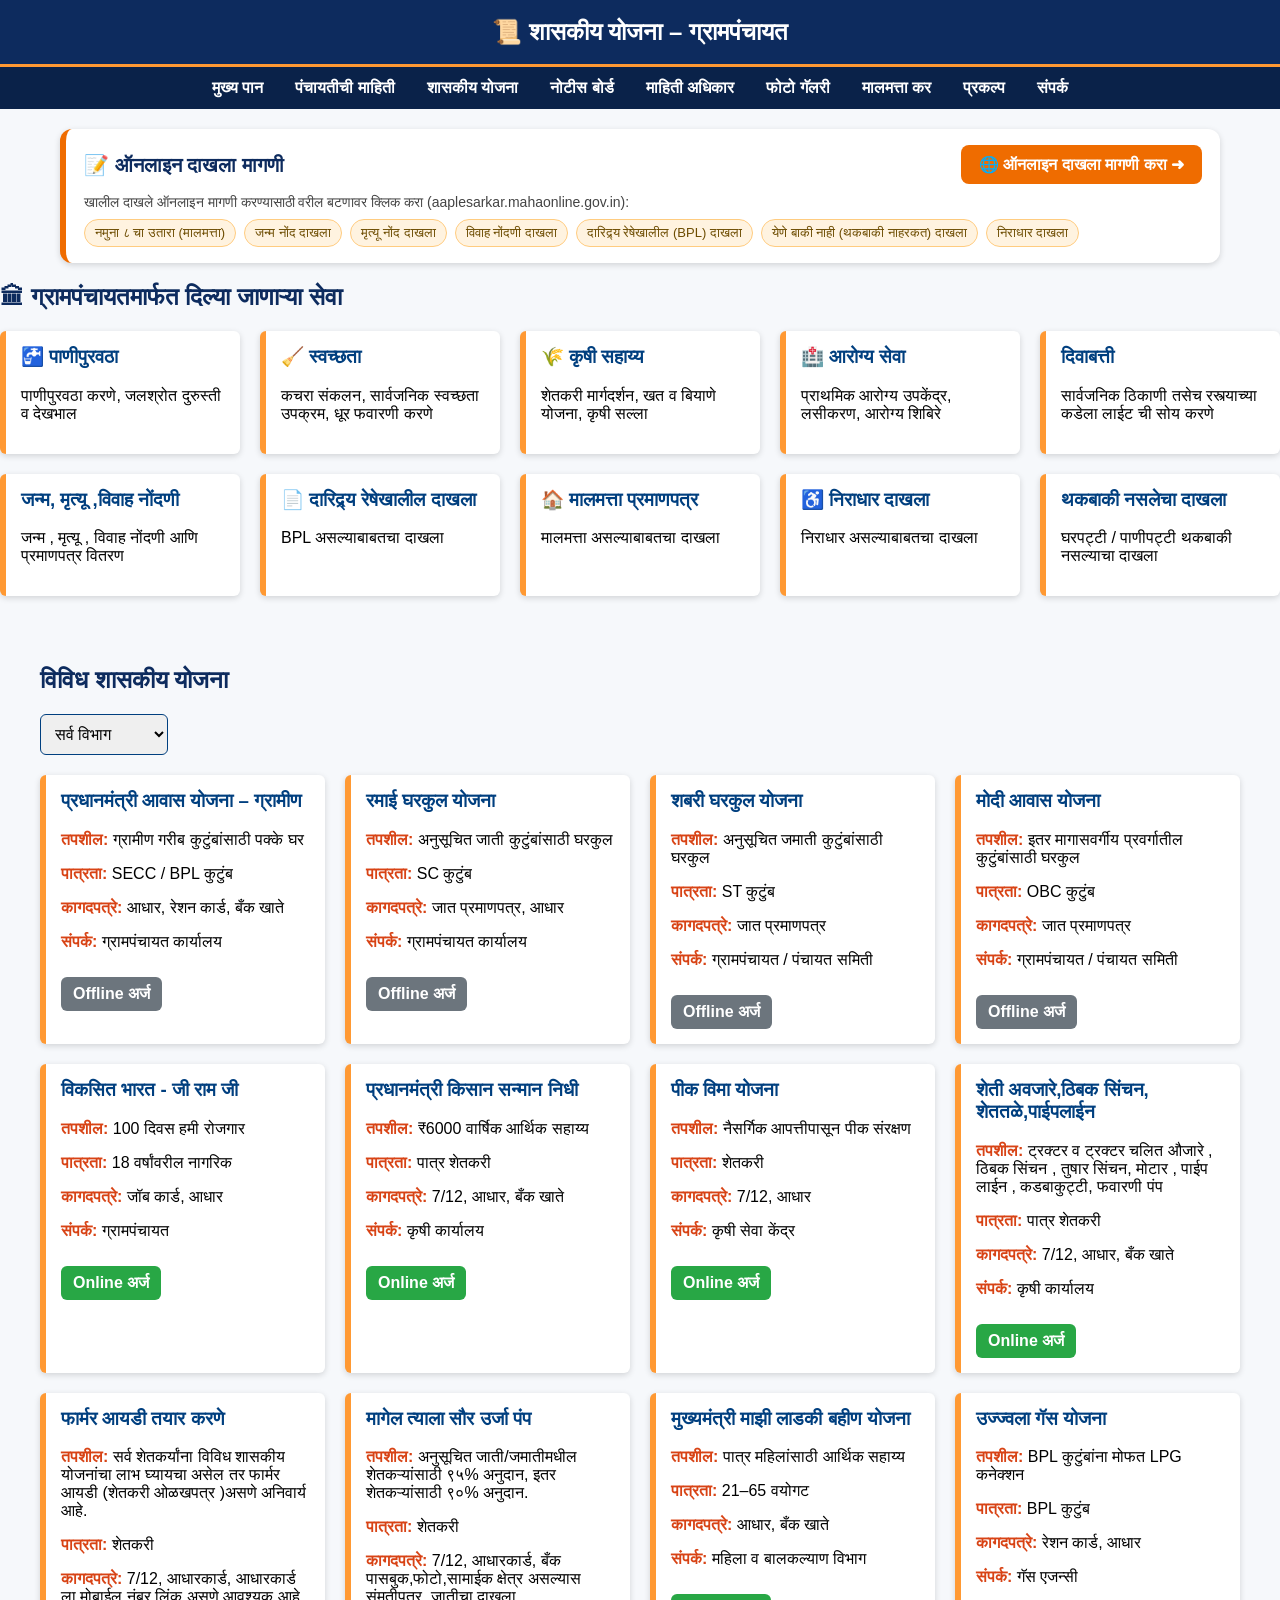
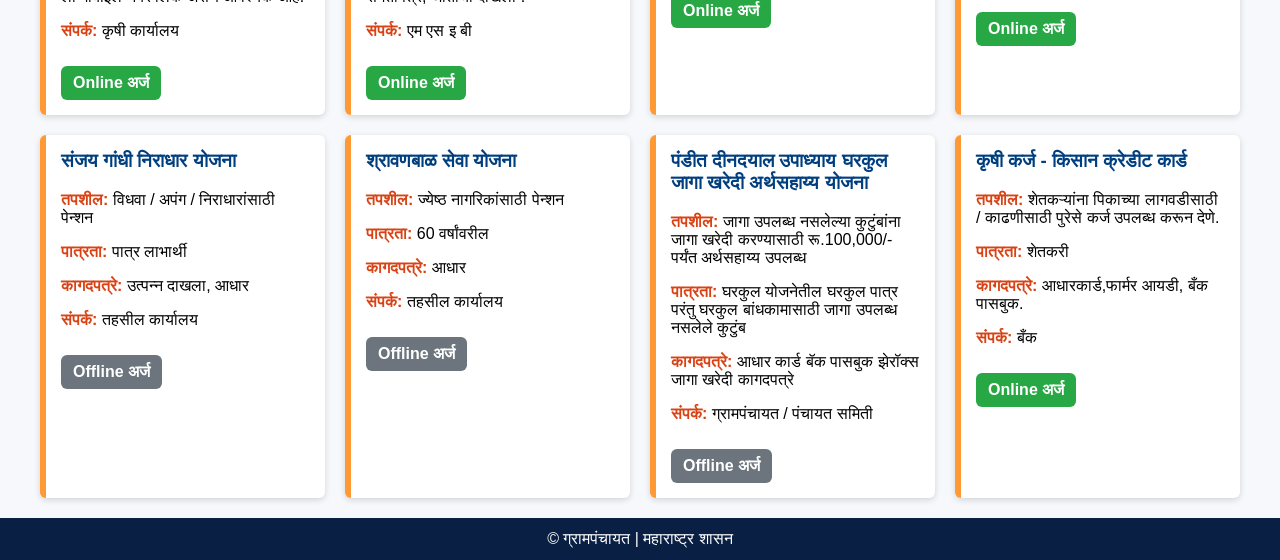
<file: documents.html>
<!DOCTYPE html>
<html lang="mr">
<head>
<meta charset="UTF-8">
<meta name="viewport" content="width=device-width, initial-scale=1.0">
<title>शासकीय योजना | ग्रामपंचायत</title>

<style>
body{margin:0;font-family:Arial,sans-serif;background:#f4f6f8;}
.header{
 text-align:center;padding:18px;font-size:24px;font-weight:bold;
 background:linear-gradient(to right,#ff9933,#ffffff,#138808);
}
.menu{display:flex;flex-wrap:wrap;justify-content:center;background:#003f7f;}
.menu a{color:#fff;padding:12px 16px;text-decoration:none;font-weight:bold;}
.menu a:hover{background:#002a55;}

.container{max-width:1200px;margin:auto;padding:20px;}
.service-grid{
 display:grid;
 grid-template-columns:repeat(auto-fit,minmax(250px,1fr));
 gap:20px;
 margin-bottom:30px;
}

.service-card{
 background:#ffffff;
 padding:15px;
 border-radius:12px;
 box-shadow:0 2px 6px rgba(0,0,0,0.15);
 border-left:6px solid #138808;
}

.service-card h3{
 margin-top:0;
 color:#003f7f;
}

.filter-box{display:flex;flex-wrap:wrap;gap:15px;margin-bottom:20px;}
.filter-box select{
 padding:10px;font-size:16px;border-radius:8px;
 border:1px solid #003f7f;max-width:280px;
}

.card-grid{
 display:grid;grid-template-columns:repeat(auto-fit,minmax(280px,1fr));
 gap:20px;
}
.card{
 background:#fff;padding:15px;border-radius:12px;
 box-shadow:0 2px 6px rgba(0,0,0,0.15);
}
.card h3{margin-top:0;color:#003f7f;}
.label{font-weight:bold;color:#d84315;}

.apply{
 display:inline-block;margin-top:10px;
 background:#28a745;color:white;padding:8px 12px;
 border-radius:6px;text-decoration:none;font-weight:bold;
}
.offline{
 display:inline-block;margin-top:10px;
 background:#6c757d;color:white;padding:8px 12px;
 border-radius:6px;font-weight:bold;
}

.footer{text-align:center;padding:12px;background:#003f7f;color:white;}
</style>
 <!-- ✅ GOOGLE ANALYTICS इथेच टाका -->
<script async src="https://www.googletagmanager.com/gtag/js?id=G-XXXXXXX"></script>
<script>
  window.dataLayer = window.dataLayer || [];
  function gtag(){dataLayer.push(arguments);}
  gtag('js', new Date());
  gtag('config', 'G-MKCTMSRM8R');
</script>
<!-- ✅ GOOGLE ANALYTICS END -->
<style id="gp-theme-override">body{background:#f6f8fb!important}.top-header,.header{background:#0D2B5E!important;color:#ffffff!important;border-bottom:3px solid #ff9933!important}.menu{background:#0a2249!important}.menu a:hover{background:#081937!important}.container,.section-box,.card,.box{border-radius:10px!important}.section-box h3{color:#0D2B5E!important;border-bottom-color:#ff9933!important}h2{color:#0D2B5E!important}table th{background:#0D2B5E!important;color:#ffffff!important}.btn,.btn-sf{background:#ff9933!important;border-color:#ff9933!important;color:#111111!important}footer,.footer{background:#091f44!important;color:#ffffff!important}a{color:#0D2B5E}.service-card,.card,.notice-card,.pdf-item,.box{border-radius:6px!important;box-shadow:0 2px 6px rgba(0,0,0,.15)!important;transition:transform .15s ease,box-shadow .15s ease!important}.service-card h3,.card h3,.notice-card h3,.box h2{font-weight:800!important}.service-grid,.card-grid{grid-template-columns:repeat(auto-fit,minmax(240px,1fr))!important}.gallery{grid-template-columns:repeat(5,1fr)!important}.photo-box{border-radius:6px!important}.photo-box:hover{transform:scale(1.045)}.apply,.offline,.filter-box select,button,input,textarea{border-radius:6px!important}.service-card,.card,.notice-card,.pdf-item,.box{border:none!important;border-left:6px solid #ff9933!important}</style></head>

<body>

<div class="header" style="display:flex;align-items:center;justify-content:center;gap:12px;flex-wrap:wrap">📜 शासकीय योजना – ग्रामपंचायत</div>

<!-- Menu -->
<div class="menu">
    <a href="index.html">मुख्य पान</a>
    <a href="panch-info.html">पंचायतीची माहिती</a>
    <a href="documents.html">शासकीय योजना</a>
    <a href="notices.html">नोटीस बोर्ड</a>
    <a href="rti.html">माहिती अधिकार</a>
    <a href="gallery.html">फोटो गॅलरी</a>
    <a href="tax.html">मालमत्ता कर</a>
    <a href="projects.html">प्रकल्प</a>
    <a href="contact.html">संपर्क</a>
</div>

<!-- ऑनलाइन दाखला मागणी (सर्वात वर) -->
<div style="max-width:1200px;margin:20px auto 0;padding:0 20px;box-sizing:border-box">
 <div class="online-dakhla" style="background:#fff;border-radius:12px;box-shadow:0 2px 6px rgba(0,0,0,0.15);border-left:6px solid #ef6c00;padding:16px 18px">
  <div style="display:flex;flex-wrap:wrap;gap:12px;align-items:center;justify-content:space-between">
   <h2 style="margin:0;color:#003f7f;font-size:20px">📝 ऑनलाइन दाखला मागणी</h2>
   <a href="https://aaplesarkar.mahaonline.gov.in/en" target="_blank" rel="noopener" style="display:inline-block;background:#ef6c00;color:#fff;padding:10px 18px;border-radius:8px;text-decoration:none;font-weight:bold">🌐 ऑनलाइन दाखला मागणी करा ➜</a>
  </div>
  <p style="margin:10px 0 8px;color:#444;font-size:14px">खालील दाखले ऑनलाइन मागणी करण्यासाठी वरील बटणावर क्लिक करा (aaplesarkar.mahaonline.gov.in):</p>
  <div style="display:flex;flex-wrap:wrap;gap:8px">
   <span style="background:#fff3e0;border:1px solid #ffcc80;color:#6d4c00;padding:5px 10px;border-radius:16px;font-size:13px">नमुना ८ चा उतारा (मालमत्ता)</span>
   <span style="background:#fff3e0;border:1px solid #ffcc80;color:#6d4c00;padding:5px 10px;border-radius:16px;font-size:13px">जन्म नोंद दाखला</span>
   <span style="background:#fff3e0;border:1px solid #ffcc80;color:#6d4c00;padding:5px 10px;border-radius:16px;font-size:13px">मृत्यू नोंद दाखला</span>
   <span style="background:#fff3e0;border:1px solid #ffcc80;color:#6d4c00;padding:5px 10px;border-radius:16px;font-size:13px">विवाह नोंदणी दाखला</span>
   <span style="background:#fff3e0;border:1px solid #ffcc80;color:#6d4c00;padding:5px 10px;border-radius:16px;font-size:13px">दारिद्र्य रेषेखालील (BPL) दाखला</span>
   <span style="background:#fff3e0;border:1px solid #ffcc80;color:#6d4c00;padding:5px 10px;border-radius:16px;font-size:13px">येणे बाकी नाही (थकबाकी नाहरकत) दाखला</span>
   <span style="background:#fff3e0;border:1px solid #ffcc80;color:#6d4c00;padding:5px 10px;border-radius:16px;font-size:13px">निराधार दाखला</span>
  </div>
 </div>
</div>

<h2 style="color:#003f7f;">🏛 ग्रामपंचायतमार्फत दिल्या जाणाऱ्या सेवा</h2>

<div class="service-grid">

 <!-- पाणीपुरवठा -->
 <div class="service-card">
  <h3>🚰 पाणीपुरवठा</h3>
  <p>पाणीपुरवठा करणे, जलश्रोत दुरुस्ती व देखभाल</p>
 </div>

 <!-- स्वच्छता -->
 <div class="service-card">
  <h3>🧹 स्वच्छता</h3>
  <p>कचरा संकलन, सार्वजनिक स्वच्छता उपक्रम, धूर फवारणी करणे</p>
 </div>

 <!-- कृषी -->
 <div class="service-card">
  <h3>🌾 कृषी सहाय्य</h3>
  <p>शेतकरी मार्गदर्शन, खत व बियाणे योजना, कृषी सल्ला</p>
 </div>

 <!-- आरोग्य -->
 <div class="service-card">
  <h3>🏥 आरोग्य सेवा</h3>
  <p>प्राथमिक आरोग्य उपकेंद्र, लसीकरण, आरोग्य शिबिरे</p>
 </div>
 <!-- दिवाबत्ती -->
 <div class="service-card">
  <h3> दिवाबत्ती</h3>
  <p>सार्वजनिक ठिकाणी तसेच रस्त्याच्या कडेला लाईट ची सोय करणे</p>
 </div>

 <!-- जन्म -->
 <div class="service-card">
  <h3>जन्म, मृत्यू ,विवाह  नोंदणी</h3>
  <p>जन्म , मृत्यू , विवाह नोंदणी आणि प्रमाणपत्र वितरण</p>
 </div>



 <!-- दारिद्र्य -->
 <div class="service-card">
  <h3>📄 दारिद्र्य रेषेखालील दाखला</h3>
  <p>BPL असल्याबाबतचा दाखला</p>
 </div>

 <!-- मालमत्ता -->
 <div class="service-card">
  <h3>🏠 मालमत्ता प्रमाणपत्र</h3>
  <p>मालमत्ता असल्याबाबतचा दाखला</p>
 </div>

 <!-- निराधार -->
 <div class="service-card">
  <h3>♿ निराधार दाखला</h3>
  <p>निराधार असल्याबाबतचा दाखला</p>
 </div>

 <!-- थकबाकी -->
 <div class="service-card">
  <h3>थकबाकी नसलेचा दाखला</h3>
  <p>घरपट्टी / पाणीपट्टी थकबाकी नसल्याचा दाखला</p>
 </div>
 </div>


<div class="container">

<h2 style="color:#003f7f;">विविध शासकीय योजना </h2>
<div class="filter-box">
 <select id="mainFilter" onchange="loadYojana()">
  <option value="all">सर्व विभाग</option>
  <option value="गृहनिर्माण">गृहनिर्माण</option>
  <option value="शेतकरी">शेतकरी</option>
  <option value="रोजगार">रोजगार</option>
  <option value="महिला">महिला</option>
  <option value="सामाजिक">सामाजिक न्याय</option>
 </select>
</div>

<div class="card-grid" id="yojanaList"></div>
</div>

<div class="footer">© ग्रामपंचायत | महाराष्ट्र शासन</div>

<script>
const yojanaData = [

/* ===== गृहनिर्माण ===== */
{
 main:"गृहनिर्माण",
 name:"प्रधानमंत्री आवास योजना – ग्रामीण",
 info:"ग्रामीण गरीब कुटुंबांसाठी पक्के घर",
 eligibility:"SECC / BPL कुटुंब",
 documents:"आधार, रेशन कार्ड, बँक खाते",
 mode:"offline",
 contact:"ग्रामपंचायत कार्यालय"
},
{
 main:"गृहनिर्माण",
 name:"रमाई घरकुल योजना",
 info:"अनुसूचित जाती कुटुंबांसाठी घरकुल",
 eligibility:"SC कुटुंब",
 documents:"जात प्रमाणपत्र, आधार",
 mode:"offline",
 contact:"ग्रामपंचायत कार्यालय"
},
{
 main:"गृहनिर्माण",
 name:"शबरी घरकुल योजना",
 info:"अनुसूचित जमाती कुटुंबांसाठी घरकुल",
 eligibility:"ST कुटुंब",
 documents:"जात प्रमाणपत्र",
 mode:"offline",
 contact:"ग्रामपंचायत / पंचायत समिती"
},
 {
 main:"गृहनिर्माण",
 name:"मोदी आवास योजना",
 info:"इतर मागासवर्गीय प्रवर्गातील कुटुंबांसाठी घरकुल",
 eligibility:"OBC कुटुंब",
 documents:"जात प्रमाणपत्र",
 mode:"offline",
 contact:"ग्रामपंचायत / पंचायत समिती"
},


/* ===== रोजगार ===== */
{
 main:"रोजगार",
 name:"विकसित भारत - जी राम जी",
 info:"100 दिवस हमी रोजगार",
 eligibility:"18 वर्षांवरील नागरिक",
 documents:"जॉब कार्ड, आधार",
 mode:"online",
 link:"https://vbgramg.dord.gov.in/vbgramg/homedpc.aspx",
 contact:"ग्रामपंचायत"
},

/* ===== शेतकरी ===== */
{
 main:"शेतकरी",
 name:"प्रधानमंत्री किसान सन्मान निधी",
 info:"₹6000 वार्षिक आर्थिक सहाय्य",
 eligibility:"पात्र शेतकरी",
 documents:"7/12, आधार, बँक खाते",
 mode:"online",
 link:"https://pmkisan.gov.in",
 contact:"कृषी कार्यालय"
},
{
 main:"शेतकरी",
 name:"पीक विमा योजना",
 info:"नैसर्गिक आपत्तीपासून पीक संरक्षण",
 eligibility:"शेतकरी",
 documents:"7/12, आधार",
 mode:"online",
 link:"https://pmfby.gov.in",
 contact:"कृषी सेवा केंद्र"
},
{
 main:"शेतकरी",
 name:"शेती अवजारे,ठिबक सिंचन, शेततळे,पाईपलाईन",
 info:"ट्रक्टर व ट्रक्टर चलित औजारे , ठिबक सिंचन , तुषार सिंचन, मोटार , पाईप लाईन , कडबाकुट्टी, फवारणी पंप ",
 eligibility:"पात्र शेतकरी",
 documents:"7/12, आधार, बँक खाते",
 mode:"online",
 link:"https://mahadbt.maharashtra.gov.in/Farmer/AgriLogin/AgriLogin",
 contact:"कृषी कार्यालय"
},
{
 main:"शेतकरी",
 name:"फार्मर आयडी तयार करणे",
 info:"सर्व शेतकर्यांना विविध शासकीय योजनांचा लाभ घ्यायचा असेल तर फार्मर आयडी (शेतकरी ओळखपत्र )असणे अनिवार्य आहे.",
 eligibility:"शेतकरी",
 documents:"7/12, आधारकार्ड, आधारकार्ड ला मोबाईल नंबर लिंक असणे आवश्यक आहे.",
 mode:"online",
 link:"https://mhfr.agristack.gov.in/farmer-registry-mh/#/",
 contact:"कृषी कार्यालय"
},
{
 main:"शेतकरी",
 name:"मागेल त्याला सौर उर्जा पंप",
 info:"अनुसूचित जाती/जमातीमधील शेतकऱ्यांसाठी ९५% अनुदान, इतर शेतकऱ्यांसाठी ९०% अनुदान.",
 eligibility:"शेतकरी",
 documents:"7/12, आधारकार्ड, बँक पासबुक,फोटो,सामाईक क्षेत्र असल्यास संमतीपत्र, जातीचा दाखला .",
 mode:"online",
 link:"https://offgridmtsup.mahadiscom.in/AGSolarPumpMTS/PMKusumCons?uiActionName=getA1Form",
 contact:"एम एस इ बी "
},

/* ===== महिला ===== */
{
 main:"महिला",
 name:"मुख्यमंत्री माझी लाडकी बहीण योजना",
 info:"पात्र महिलांसाठी आर्थिक सहाय्य",
 eligibility:"21–65 वयोगट",
 documents:"आधार, बँक खाते",
 mode:"online",
 link:"https://ladakibahin.maharashtra.gov.in",
 contact:"महिला व बालकल्याण विभाग"
},
{
 main:"महिला",
 name:"उज्ज्वला गॅस योजना",
 info:"BPL कुटुंबांना मोफत LPG कनेक्शन",
 eligibility:"BPL कुटुंब",
 documents:"रेशन कार्ड, आधार",
 mode:"online",
 link:"https://www.pmuy.gov.in",
 contact:"गॅस एजन्सी"
},

/* ===== सामाजिक न्याय ===== */
{
 main:"सामाजिक",
 name:"संजय गांधी निराधार योजना",
 info:"विधवा / अपंग / निराधारांसाठी पेन्शन",
 eligibility:"पात्र लाभार्थी",
 documents:"उत्पन्न दाखला, आधार",
  mode:"offline",
 contact:"तहसील कार्यालय"
},
{
 main:"सामाजिक",
 name:"श्रावणबाळ सेवा योजना",
 info:"ज्येष्ठ नागरिकांसाठी पेन्शन",
 eligibility:"60 वर्षांवरील",
 documents:"आधार",
 mode:"offline",
 contact:"तहसील कार्यालय"
},
{
 main:"गृहनिर्माण",
 name:"पंडीत दीनदयाल उपाध्याय घरकुल जागा खरेदी अर्थसहाय्य योजना",
 info:"जागा उपलब्ध नसलेल्या कुटुंबांना जागा खरेदी करण्यासाठी रू.100,000/- पर्यंत अर्थसहाय्य उपलब्ध",
 eligibility:"घरकुल योजनेतील घरकुल पात्र परंतु घरकुल बांधकामासाठी जागा उपलब्ध नसलेले कुटुंब",
 documents:"आधार कार्ड बॅक पासबुक झेरॉक्स जागा खरेदी कागदपत्रे",
 mode:"offline",
 contact:"ग्रामपंचायत / पंचायत समिती"
},
{
 main:"शेतकरी",
 name:"कृषी कर्ज - किसान क्रेडीट कार्ड",
 info:"शेतकऱ्यांना पिकाच्या लागवडीसाठी / काढणीसाठी पुरेसे कर्ज उपलब्ध करून देणे.  ",
 eligibility:"शेतकरी",
 documents:"आधारकार्ड,फार्मर आयडी, बँक पासबुक.",
 mode:"online",
 link:"https://www.jansamarth.in/home",
 contact:"बँक"
}
];

function loadYojana(){
 const main=document.getElementById("mainFilter").value;
 const list=document.getElementById("yojanaList");
 list.innerHTML="";

 yojanaData.filter(y=>main==="all"||y.main===main)
 .forEach(y=>{
  list.innerHTML+=`
  <div class="card">
   <h3>${y.name}</h3>
   <p><span class="label">तपशील:</span> ${y.info}</p>
   <p><span class="label">पात्रता:</span> ${y.eligibility}</p>
   <p><span class="label">कागदपत्रे:</span> ${y.documents}</p>
   <p><span class="label">संपर्क:</span> ${y.contact}</p>
   ${
    y.mode==="online"
    ? `<a class="apply" href="${y.link}" target="_blank">Online अर्ज</a>`
    : `<span class="offline">Offline अर्ज</span>`
   }
  </div>`;
 });
}
loadYojana();
</script>
</body>
</html>
</file>
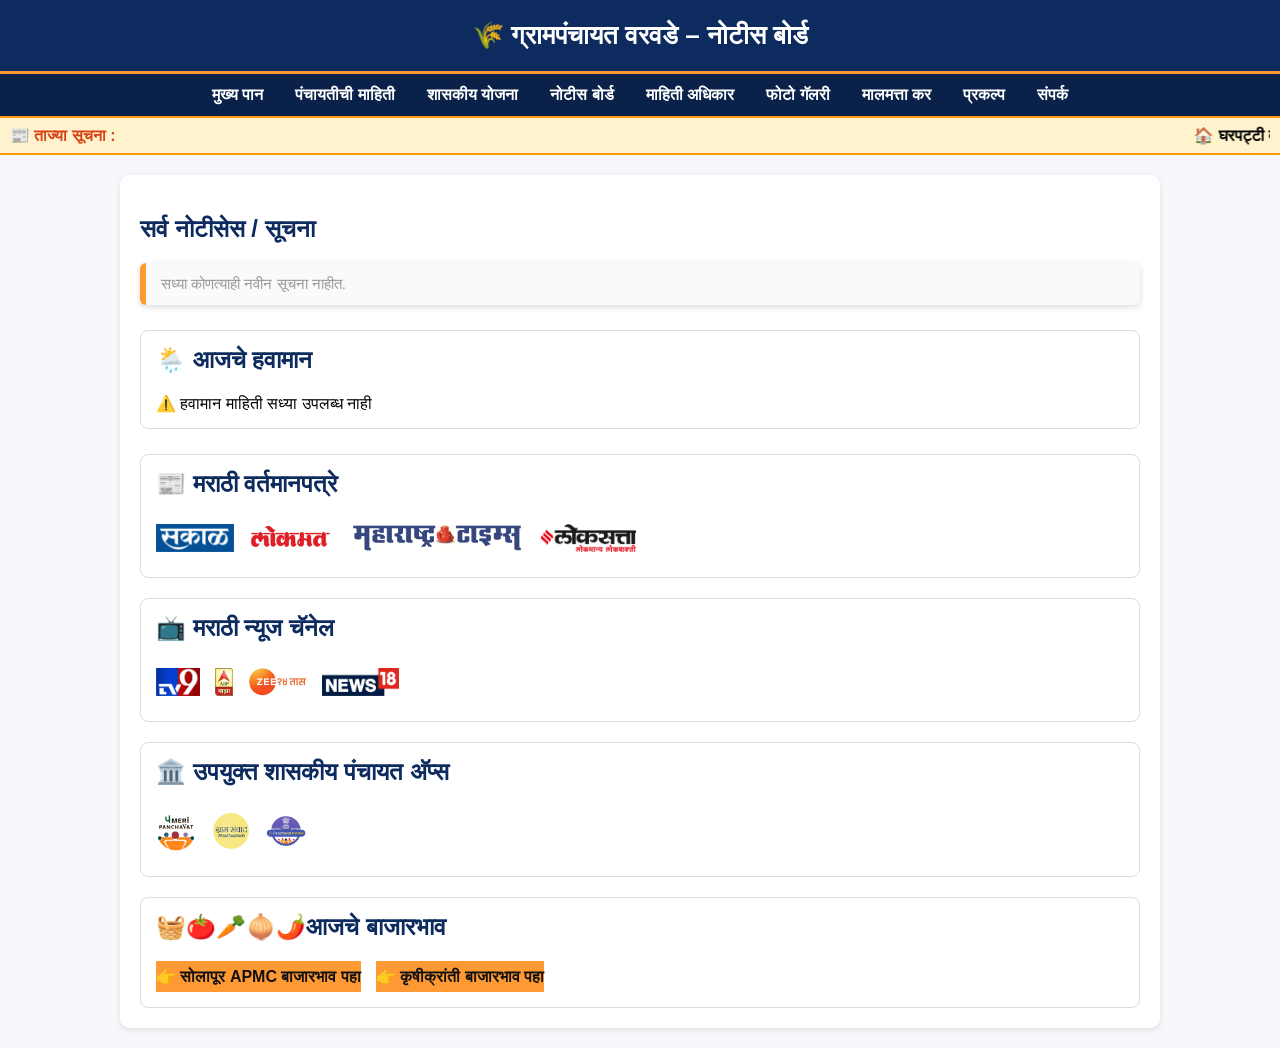
<file: notices.html>
<!DOCTYPE html>
<html lang="mr">
<head>
<meta charset="UTF-8">
<meta name="viewport" content="width=device-width, initial-scale=1.0">
<title>नोटीस बोर्ड | ग्रामपंचायत वरवडे</title>

<style>
body {
    margin:0;
    font-family: Arial,sans-serif;
    background:#f4f6f8;
}
.top-header {
    text-align:center;
    padding:20px;
    font-size:26px;
    font-weight:bold;
    background: linear-gradient(to right,#ff9933,#ffffff,#138808);
    color:#000;
}
.menu {
    display:flex;
    justify-content:center;
    flex-wrap:wrap;
    background:#003f7f;
}
.menu a {
    color:#fff;
    padding:12px 16px;
    text-decoration:none;
    font-weight:bold;
}
.menu a:hover {
    background:#002a55;
}
.news-bar {
    display:flex;
    align-items:center;
    background:#fff3cd;
    border-top:2px solid #ff9800;
    border-bottom:2px solid #ff9800;
    padding:8px 10px;
    font-weight:bold;
}
.news-title {
    color:#d84315;
    margin-right:10px;
    white-space:nowrap;
}
.container {
    max-width:1000px;
    margin:20px auto;
    background:white;
    padding:20px;
    border-radius:10px;
    box-shadow:0 2px 6px rgba(0,0,0,0.1);
}
.notice-card {
    border:1px solid #ccc;
    border-left:5px solid #003f7f;
    margin-bottom:15px;
    padding:12px 15px;
    background:#fafafa;
    border-radius:5px;
}
.notice-card h3 {
    margin:0 0 5px 0;
    color:#003f7f;
}
.notice-card p {
    margin:0;
    font-size:15px;
}
.notice-date {
    font-size:13px;
    color:#555;
    margin-bottom:5px;
}

/* ✅ NEW SECTIONS */
.section {
    margin-top:25px;
    padding:15px;
    background:#ffffff;
    border-radius:8px;
    border:1px solid #ddd;
}
.section h2 {
    margin-top:0;
    color:#b30000;
}
.section a {
    display:block;
    padding:6px 0;
    text-decoration:none;
    color:#003366;
    font-weight:bold;
}
iframe {
    width:100%;
    height:300px;
    border:none;
    border-radius:8px;
}

/* 📄 PDF कागदपत्रे */
.pdf-grid {
    display:flex;
    flex-wrap:wrap;
    gap:15px;
    margin-top:10px;
}
.pdf-item {
    width:140px;
    background:#fafafa;
    border:1px solid #ddd;
    border-radius:8px;
    padding:10px;
    text-align:center;
    box-sizing:border-box;
}
.pdf-item a {
    display:block;
    padding:0;
    text-decoration:none;
    color:inherit;
}
.pdf-icon {
    font-size:36px;
    line-height:1;
}
.pdf-name {
    font-size:13px;
    font-weight:bold;
    color:#003366;
    margin-top:6px;
    word-break:break-word;
}
.pdf-desc {
    font-size:12px;
    color:#555;
    margin-top:6px;
    word-break:break-word;
}
</style>

<!-- Google Analytics -->
<script async src="https://www.googletagmanager.com/gtag/js?id=G-MKCTMSRM8R"></script>
<script>
window.dataLayer = window.dataLayer || [];
function gtag(){dataLayer.push(arguments);}
gtag('js', new Date());
gtag('config', 'G-MKCTMSRM8R');
</script>
<style id="gp-theme-override">body{background:#f6f8fb!important}.top-header,.header{background:#0D2B5E!important;color:#ffffff!important;border-bottom:3px solid #ff9933!important}.menu{background:#0a2249!important}.menu a:hover{background:#081937!important}.container,.section-box,.card,.box{border-radius:10px!important}.section-box h3{color:#0D2B5E!important;border-bottom-color:#ff9933!important}h2{color:#0D2B5E!important}table th{background:#0D2B5E!important;color:#ffffff!important}.btn,.btn-sf{background:#ff9933!important;border-color:#ff9933!important;color:#111111!important}footer,.footer{background:#091f44!important;color:#ffffff!important}a{color:#0D2B5E}.service-card,.card,.notice-card,.pdf-item,.box{border-radius:6px!important;box-shadow:0 2px 6px rgba(0,0,0,.15)!important;transition:transform .15s ease,box-shadow .15s ease!important}.service-card h3,.card h3,.notice-card h3,.box h2{font-weight:800!important}.service-grid,.card-grid{grid-template-columns:repeat(auto-fit,minmax(240px,1fr))!important}.gallery{grid-template-columns:repeat(5,1fr)!important}.photo-box{border-radius:6px!important}.photo-box:hover{transform:scale(1.045)}.apply,.offline,.filter-box select,button,input,textarea{border-radius:6px!important}.service-card,.card,.notice-card,.pdf-item,.box{border:none!important;border-left:6px solid #ff9933!important}</style></head>

<body>

<div class="top-header" style="display:flex;align-items:center;justify-content:center;gap:12px;flex-wrap:wrap">🌾 ग्रामपंचायत वरवडे – नोटीस बोर्ड</div>

<div class="menu">
    <a href="index.html">मुख्य पान</a>
    <a href="panch-info.html">पंचायतीची माहिती</a>
    <a href="documents.html">शासकीय योजना</a>
    <a href="notices.html">नोटीस बोर्ड</a>
    <a href="rti.html">माहिती अधिकार</a>
    <a href="gallery.html">फोटो गॅलरी</a>
    <a href="tax.html">मालमत्ता कर</a>
    <a href="projects.html">प्रकल्प</a>
    <a href="contact.html">संपर्क</a>
</div>

<div class="news-bar">
    <span class="news-title">📰 ताज्या सूचना :</span>
    <marquee scrollamount="5">
        🏠 घरपट्टी व पाणीपट्टी भरून ग्रामपंचायत ला सहकार्य करावे. &nbsp;|&nbsp; 🧹 स्वच्छता मोहिमेत सहभागी व्हा
    </marquee>
</div>

<div class="container">

    
<h2>सर्व नोटीसेस / सूचना</h2>

<div class="notice-card"><p style="color:#999">सध्या कोणत्याही नवीन सूचना नाहीत.</p></div>

<!-- 🌦️ WEATHER -->
<div class="section">
<h2>🌦️ आजचे हवामान</h2>
<div id="weather">लोड होत आहे...</div>
</div>

<div class="section">
  <h2>📰 मराठी वर्तमानपत्रे</h2>

  <div style="display:flex; flex-wrap:wrap; align-items:center; gap:15px;">
    <a href="https://www.esakal.com/" target="_blank">
      <img src="images/logos/esakal.png" style="height:28px;">
    </a>

    <a href="https://www.lokmat.com/" target="_blank">
      <img src="images/logos/lokmat.png" style="height:28px;">
    </a>

    <a href="https://maharashtratimes.com/" target="_blank">
      <img src="images/logos/maharashtratimes.png" style="height:28px;">
    </a>

    <a href="https://www.loksatta.com/" target="_blank">
      <img src="images/logos/loksatta.png" style="height:28px;">
    </a>
  </div>
</div>

<div class="section" style="margin-top:20px;">
  <h2>📺 मराठी न्यूज चॅनेल</h2>

  <div style="display:flex; flex-wrap:wrap; align-items:center; gap:15px;">
    <a href="https://www.tv9marathi.com/" target="_blank">
      <img src="images/logos/tv9.png" style="height:28px;">
    </a>

    <a href="https://www.abpmajha.com/" target="_blank">
      <img src="images/logos/abpmajha.png" style="height:28px;">
    </a>

    <a href="https://zeenews.india.com/marathi" target="_blank">
      <img src="images/logos/zee24taas.png" style="height:28px;">
    </a>

    <a href="https://www.news18marathi.com/" target="_blank">
      <img src="images/logos/news18.png" style="height:28px;">
    </a>
  </div>
</div>

<div class="section" style="margin-top:20px;">
  <h2>🏛️ उपयुक्त शासकीय पंचायत अ‍ॅप्स</h2>

  <div style="display:flex; flex-wrap:wrap; align-items:center; gap:15px;">
    <a href="https://play.google.com/store/apps/details?id=com.meri_panchayat" target="_blank">
      <img src="images/logos/meri-panchayat.png" style="height:40px;">
    </a>

    <a href="https://play.google.com/store/apps/details?id=com.nic.gramsamvaad" target="_blank">
      <img src="images/logos/gramsamvad.png" style="height:40px;">
    </a>

    <a href="https://play.google.com/store/apps/details?id=com.gsnirnay.app" target="_blank">
      <img src="images/logos/panchayat-nirnay.png" style="height:40px;">
    </a>
  </div>
</div>

<div class="section" style="margin-top:20px;">
  <h2>🧺🍅🥕🧅🌶️आजचे बाजारभाव</h2>

  <div style="display:flex; flex-wrap:wrap; align-items:center; gap:15px;">
    <a class="btn" href="https://www.commoditymarketlive.com/mandi-price-market/solapur-apmc" target="_blank">
  👉 सोलापूर APMC बाजारभाव पहा
  </a>
    <a class="btn" href="https://www.krushikranti.com/bajarbhav/solapur-bajar-bhav-today" target="_blank">
  👉 कृषीक्रांती बाजारभाव पहा
  </a>

    
  </div>
</div>

</div>

<script>
const apiKey = "b49514c717e32754db5ef2f43c71e93c";

// पत्ता/तालुका/जिल्ह्यावरून हवामान — आधी इथे वरवडे (ता. माढा) चे lat/lon कायमचे (hardcoded) होते,
// त्यामुळे कुठल्याही ग्रामपंचायतीसाठी वरवडेचंच हवामान दिसायचं. आता सॉफ्टवेअरमध्ये भरलेल्या
// तालुका/जिल्ह्यावरून प्रथम OpenWeatherMap च्या Geocoding API ने खरे lat/lon शोधतो (त्याच appid ने,
// वेगळी key लागत नाही), आणि तेच पुढे हवामानासाठी वापरतो — त्यामुळे कुठल्याही गावासाठी योग्य/जवळचं
// हवामान आपोआप दिसेल. Geocoding अयशस्वी झालं (उदा. इंटरनेट/API मर्यादा) तर आधीचे माढ्याचे lat/lon
// शेवटचा पर्याय (fallback) म्हणून वापरतो, जेणेकरून विजेट पूर्ण बंद पडत नाही.
const geoQuery = "माढा, सोलापूर, Maharashtra, IN";
const villageName = "वरवडे (ता. माढा)";
const manualLat = "17.969895";
const manualLon = "75.313484";
const fallbackLat = 17.96, fallbackLon = 75.31; // Madha (शेवटचा पर्याय)

// English → Marathi mapping
function weatherMarathi(main){
  switch(main){
    case "Clear": return "स्वच्छ आकाश";
    case "Clouds": return "ढगाळ वातावरण";
    case "Rain": return "पाऊस";
    case "Drizzle": return "रिमझिम पाऊस";
    case "Thunderstorm": return "मेघगर्जना व वादळ";
    case "Snow": return "हिमवृष्टी";
    case "Mist": return "धुके";
    case "Haze": return "धुरकट वातावरण";
    case "Fog": return "दाट धुके";
    case "Smoke": return "धूर";
    case "Dust": return "धूळ";
    case "Sand": return "वाळूची धूळ";
    case "Ash": return "राखेचे कण";
    case "Squall": return "जोरदार वारे";
    case "Tornado": return "चक्रीवादळ";
    default: return "हवामान स्थिती";
  }
}

function loadWeather(lat, lon, placeLabel){
/* 🔹 CURRENT WEATHER */
fetch(`https://api.openweathermap.org/data/2.5/weather?lat=${lat}&lon=${lon}&appid=${apiKey}&units=metric`)
.then(r => r.json())
.then(current => {

  const temp = current.main.temp;
  const humidity = current.main.humidity;
  const statusMR = weatherMarathi(current.weather[0].main);

  /* 🔹 FORECAST (Rain Probability) */
  fetch(`https://api.openweathermap.org/data/2.5/forecast?lat=${lat}&lon=${lon}&appid=${apiKey}&units=metric`)
  .then(r => r.json())
  .then(forecast => {

    // पुढील 3 तासातील पाऊस शक्यता
    let pop = forecast.list[0].pop; 
    let rainChance = Math.round(pop * 100);

   document.getElementById("weather").innerHTML =
`<div style="
    display:grid; 
    grid-template-columns:repeat(auto-fit,minmax(220px,1fr)); 
    gap:15px; 
    font-family:Arial,sans-serif;
    margin-top:10px;
">

  <!-- तापमान -->
  <div style="border-radius:12px; padding:18px 10px; text-align:center; background:#e8f4ff; color:#0b5ed7;">
    <div style="font-size:26px; font-weight:bold; margin-bottom:5px;">${temp}°C</div>
    <div style="font-size:15px; font-weight:600;">🌡️ तापमान</div>
  </div>

  <!-- हवामान स्थिती -->
  <div style="border-radius:12px; padding:18px 10px; text-align:center; background:#eaf7ea; color:#1e7e34;">
    <div style="font-size:26px; font-weight:bold; margin-bottom:5px;">${statusMR}</div>
    <div style="font-size:15px; font-weight:600;">☁️ स्थिती</div>
  </div>

  <!-- पाऊस शक्यता -->
  <div style="border-radius:12px; padding:18px 10px; text-align:center; background:#fff3e0; color:#ef6c00;">
    <div style="font-size:26px; font-weight:bold; margin-bottom:5px;">${rainChance}%</div>
    <div style="font-size:15px; font-weight:600;">🌧️ पाऊस शक्यता</div>
  </div>

  <!-- आर्द्रता -->
  <div style="border-radius:12px; padding:18px 10px; text-align:center; background:#f3e8ff; color:#6f42c1;">
    <div style="font-size:26px; font-weight:bold; margin-bottom:5px;">${humidity}%</div>
    <div style="font-size:15px; font-weight:600;">💧 आर्द्रता</div>
  </div>

</div>

<p style="text-align:center; font-weight:bold; margin-top:10px;">
📍 ठिकाण : ${placeLabel}
</p>`;

  });
})
.catch(() => {
  document.getElementById("weather").innerHTML =
  "⚠️ हवामान माहिती सध्या उपलब्ध नाही";
});
}

// गावाचे lat/lon (स्थान विभागात) भरलेले असतील तर तेच थेट वापरतो — सर्वात अचूक, geocoding लागतच नाही.
// रिकामे असतील तरच तालुका/जिल्ह्यावरून खरं ठिकाण शोधायचा प्रयत्न — तेही सापडलं नाही तर माढ्याचे जुने lat/lon.
const manualLatNum = parseFloat(manualLat), manualLonNum = parseFloat(manualLon);
if(!isNaN(manualLatNum) && !isNaN(manualLonNum)){
  loadWeather(manualLatNum, manualLonNum, villageName || geoQuery);
} else {
  fetch(`https://api.openweathermap.org/geo/1.0/direct?q=${encodeURIComponent(geoQuery)}&limit=1&appid=${apiKey}`)
  .then(r => r.json())
  .then(geo => {
    if(Array.isArray(geo) && geo.length){
      loadWeather(geo[0].lat, geo[0].lon, geoQuery);
    } else {
      loadWeather(fallbackLat, fallbackLon, geoQuery);
    }
  })
  .catch(() => loadWeather(fallbackLat, fallbackLon, geoQuery));
}
</script>
</body>
</html>
</file>
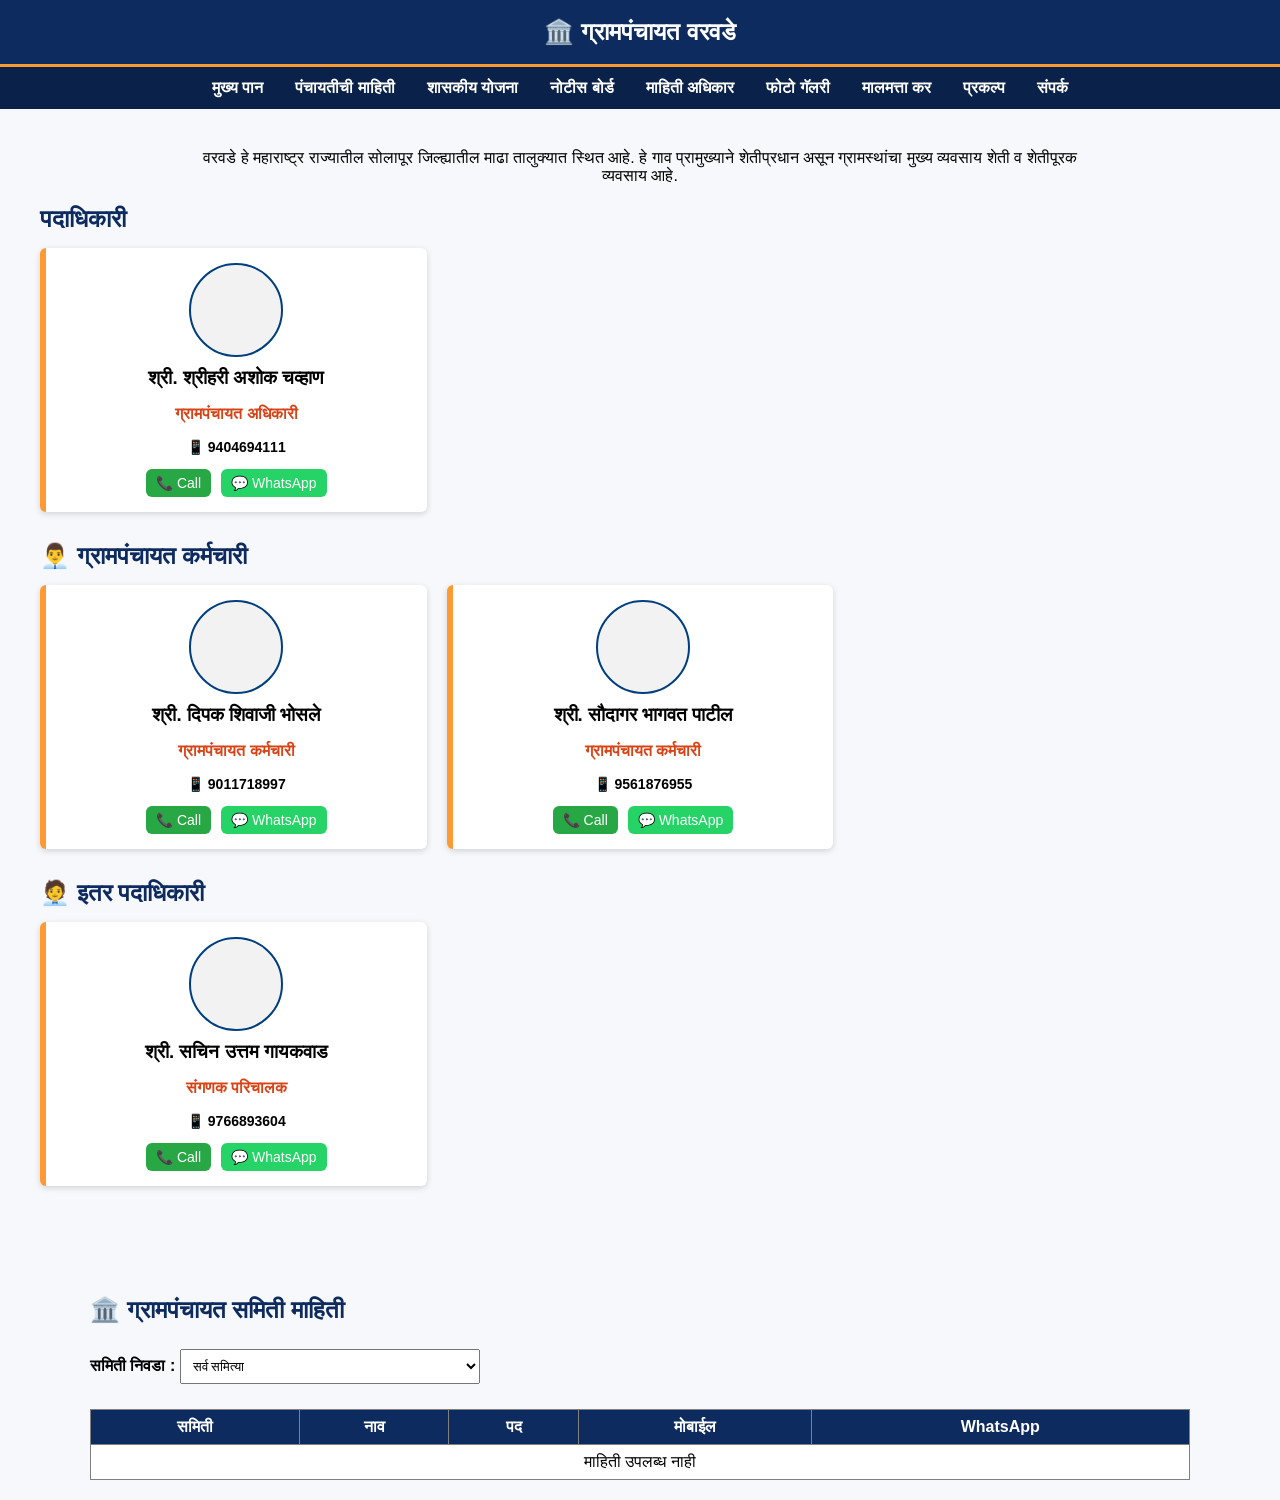
<file: panch-info.html>
<!DOCTYPE html>
<html lang="mr">
<head>
<meta charset="UTF-8">
<meta name="viewport" content="width=device-width, initial-scale=1.0">
<title>पंचायतीची माहिती</title>

<style>
body{
    margin:0;
    font-family: Arial, sans-serif;
    background:#f4f6f8;
}

/* Header */
.top-header{
    text-align:center;
    padding:18px;
    font-size:24px;
    font-weight:bold;
    background: linear-gradient(to right,#ff9933,#ffffff,#138808);
}

/* Menu */
.menu{
    display:flex;
    justify-content:center;
    flex-wrap:wrap;
    background:#003f7f;
}
.menu a{
    color:white;
    padding:12px 16px;
    text-decoration:none;
    font-weight:bold;
}
.menu a:hover{
    background:#002a55;
}

/* Container */
.container{
    max-width:1200px;
    margin:20px auto;
    padding:20px;
}

h2{
    color:#003f7f;
    margin-bottom:15px;
}

/* Grid layouts */
.grid-3{
    display:grid;
    grid-template-columns: repeat(3,1fr);
    gap:20px;
    margin-bottom:30px;
}
.grid-4{
    display:grid;
    grid-template-columns: repeat(4,1fr);
    gap:20px;
    margin-bottom:30px;
}

/* Card */
.card{
    background:white;
    border-radius:12px;
    padding:15px;
    text-align:center;
    box-shadow:0 2px 6px rgba(0,0,0,0.15);
}

.card img{
    width:120px;
    height:120px;
    border-radius:50%;
    object-fit:cover;
    border:3px solid #003f7f;
}

.card h3{
    margin:10px 0 5px;
}

.role{
    color:#d84315;
    font-weight:bold;
}

.mobile{
    margin-top:5px;
    font-size:14px;
    font-weight:bold;
}

/* Buttons */
.contact{
    margin-top:10px;
    display:flex;
    justify-content:center;
    gap:10px;
}

.contact a{
    text-decoration:none;
    padding:6px 10px;
    border-radius:6px;
    color:white;
    font-size:14px;
}

.call{ background:#28a745; }
.whatsapp{ background:#25D366; }

/* Responsive */
@media(max-width:900px){
    .grid-3{ grid-template-columns:repeat(2,1fr); }
    .grid-4{ grid-template-columns:repeat(2,1fr); }
}
@media(max-width:500px){
    .grid-3,.grid-4{ grid-template-columns:1fr; }
}
</style>
    <!-- ✅ GOOGLE ANALYTICS इथेच टाका -->
<script async src="https://www.googletagmanager.com/gtag/js?id=G-XXXXXXX"></script>
<script>
  window.dataLayer = window.dataLayer || [];
  function gtag(){dataLayer.push(arguments);}
  gtag('js', new Date());
  gtag('config', 'G-MKCTMSRM8R');
</script>
<!-- ✅ GOOGLE ANALYTICS END -->
<style id="gp-theme-override">body{background:#f6f8fb!important}.top-header,.header{background:#0D2B5E!important;color:#ffffff!important;border-bottom:3px solid #ff9933!important}.menu{background:#0a2249!important}.menu a:hover{background:#081937!important}.container,.section-box,.card,.box{border-radius:10px!important}.section-box h3{color:#0D2B5E!important;border-bottom-color:#ff9933!important}h2{color:#0D2B5E!important}table th{background:#0D2B5E!important;color:#ffffff!important}.btn,.btn-sf{background:#ff9933!important;border-color:#ff9933!important;color:#111111!important}footer,.footer{background:#091f44!important;color:#ffffff!important}a{color:#0D2B5E}.service-card,.card,.notice-card,.pdf-item,.box{border-radius:6px!important;box-shadow:0 2px 6px rgba(0,0,0,.15)!important;transition:transform .15s ease,box-shadow .15s ease!important}.service-card h3,.card h3,.notice-card h3,.box h2{font-weight:800!important}.service-grid,.card-grid{grid-template-columns:repeat(auto-fit,minmax(240px,1fr))!important}.gallery{grid-template-columns:repeat(5,1fr)!important}.photo-box{border-radius:6px!important}.photo-box:hover{transform:scale(1.045)}.apply,.offline,.filter-box select,button,input,textarea{border-radius:6px!important}.service-card,.card,.notice-card,.pdf-item,.box{border:none!important;border-left:6px solid #ff9933!important}</style></head>

<body>

<div class="top-header" style="display:flex;align-items:center;justify-content:center;gap:12px;flex-wrap:wrap">🏛️ ग्रामपंचायत वरवडे</div>

<!-- Menu -->
<div class="menu">
    <a href="index.html">मुख्य पान</a>
    <a href="panch-info.html">पंचायतीची माहिती</a>
    <a href="documents.html">शासकीय योजना</a>
    <a href="notices.html">नोटीस बोर्ड</a>
    <a href="rti.html">माहिती अधिकार</a>
    <a href="gallery.html">फोटो गॅलरी</a>
    <a href="tax.html">मालमत्ता कर</a>
    <a href="projects.html">प्रकल्प</a>
    <a href="contact.html">संपर्क</a>
</div>

<div class="container">

<p style="max-width:900px;margin:0 auto 15px;text-align:center">वरवडे हे महाराष्ट्र राज्यातील सोलापूर जिल्ह्यातील माढा तालुक्यात स्थित आहे. हे गाव प्रामुख्याने शेतीप्रधान असून ग्रामस्थांचा मुख्य व्यवसाय शेती व शेतीपूरक व्यवसाय आहे.</p>

<!-- 🔝 Top Row -->
<h2>पदाधिकारी</h2><div class="grid-3"><div class="card"><div style="width:90px;height:90px;border-radius:50%;border:2px solid #003f7f;margin:0 auto 8px;overflow:hidden;background:#f2f2f2;display:flex;align-items:center;justify-content:center"></div><h3>श्री. श्रीहरी अशोक चव्हाण </h3><p class="role">ग्रामपंचायत अधिकारी</p><p class="mobile">📱 9404694111</p><div class="contact"><a href="tel:9404694111" class="call">📞 Call</a><a href="https://wa.me/9404694111" target="_blank" class="whatsapp">💬 WhatsApp</a></div></div></div><h2 style="color:#003f7f;">👨‍💼 ग्रामपंचायत कर्मचारी</h2><div class="grid-3"><div class="card"><div style="width:90px;height:90px;border-radius:50%;border:2px solid #003f7f;margin:0 auto 8px;overflow:hidden;background:#f2f2f2;display:flex;align-items:center;justify-content:center"></div><h3>श्री. दिपक शिवाजी भोसले </h3><p class="role">ग्रामपंचायत कर्मचारी</p><p class="mobile">📱 9011718997</p><div class="contact"><a href="tel:9011718997" class="call">📞 Call</a><a href="https://wa.me/9011718997" target="_blank" class="whatsapp">💬 WhatsApp</a></div></div><div class="card"><div style="width:90px;height:90px;border-radius:50%;border:2px solid #003f7f;margin:0 auto 8px;overflow:hidden;background:#f2f2f2;display:flex;align-items:center;justify-content:center"></div><h3>श्री. सौदागर भागवत पाटील </h3><p class="role">ग्रामपंचायत कर्मचारी</p><p class="mobile">📱 9561876955</p><div class="contact"><a href="tel:9561876955" class="call">📞 Call</a><a href="https://wa.me/9561876955" target="_blank" class="whatsapp">💬 WhatsApp</a></div></div></div><h2 style="color:#003f7f;">🧑‍💼 इतर पदाधिकारी</h2><div class="grid-3"><div class="card"><div style="width:90px;height:90px;border-radius:50%;border:2px solid #003f7f;margin:0 auto 8px;overflow:hidden;background:#f2f2f2;display:flex;align-items:center;justify-content:center"></div><h3>श्री. सचिन उत्तम गायकवाड </h3><p class="role">संगणक परिचालक</p><p class="mobile">📱 9766893604</p><div class="contact"><a href="tel:9766893604" class="call">📞 Call</a><a href="https://wa.me/9766893604" target="_blank" class="whatsapp">💬 WhatsApp</a></div></div></div>

</div>
<!-- CONTAINER -->
<div style="max-width:1100px;margin:auto;padding:20px;">

<h2 style="color:#003f7f;">🏛️ ग्रामपंचायत समिती माहिती</h2>

<!-- FILTER -->
<label><b>समिती निवडा :</b></label>
<select id="committeeFilter" onchange="loadTable()" 
style="padding:8px;width:100%;max-width:300px;margin:10px 0;">
    <option value="all">सर्व समित्या</option>
</select>

<!-- TABLE -->
<div style="overflow-x:auto;">
<table border="1" width="100%" cellpadding="8" cellspacing="0"
style="border-collapse:collapse;background:#fff;margin-top:15px;">

<thead style="background:#003f7f;color:#fff;">
<tr>
<th>समिती</th>
<th>नाव</th>
<th>पद</th>
<th>मोबाईल</th>
<th>WhatsApp</th>
</tr>
</thead>

<tbody id="tableBody"></tbody>

</table>
</div>

</div>

<script>
const members = [];

// समिती-निवड dropdown आता members यादीतून आपोआप (जी काही समिती-नावं वापरली आहेत तीच) तयार होते
(function(){
  var uniq=[];
  members.forEach(function(m){if(uniq.indexOf(m.committee)===-1)uniq.push(m.committee);});
  var sel=document.getElementById('committeeFilter');
  uniq.forEach(function(c){
    var o=document.createElement('option');o.value=c;o.textContent=c;sel.appendChild(o);
  });
})();

function loadTable(){
    const filter = document.getElementById("committeeFilter").value;
    const tbody = document.getElementById("tableBody");
    tbody.innerHTML = "";

    const filtered = filter==="all" ? members :
        members.filter(m => m.committee === filter);

    if(filtered.length === 0){
        tbody.innerHTML = "<tr><td colspan='5' align='center'>माहिती उपलब्ध नाही</td></tr>";
        return;
    }

    filtered.forEach(m => {
        tbody.innerHTML += `
        <tr>
            <td>${m.committee}</td>
            <td>${m.name}</td>
            <td>${m.post}</td>
            <td>
                <a href="tel:${m.mobile}" style="color:green;font-weight:bold;">
                    📞 ${m.mobile}
                </a>
            </td>
            <td>
                <a href="https://wa.me/91${m.mobile}" target="_blank"
                style="color:#25D366;font-weight:bold;">
                    💬 WhatsApp
                </a>
            </td>
        </tr>
        `;
    });
}

loadTable();
</script>


</body>
</html>
</file>
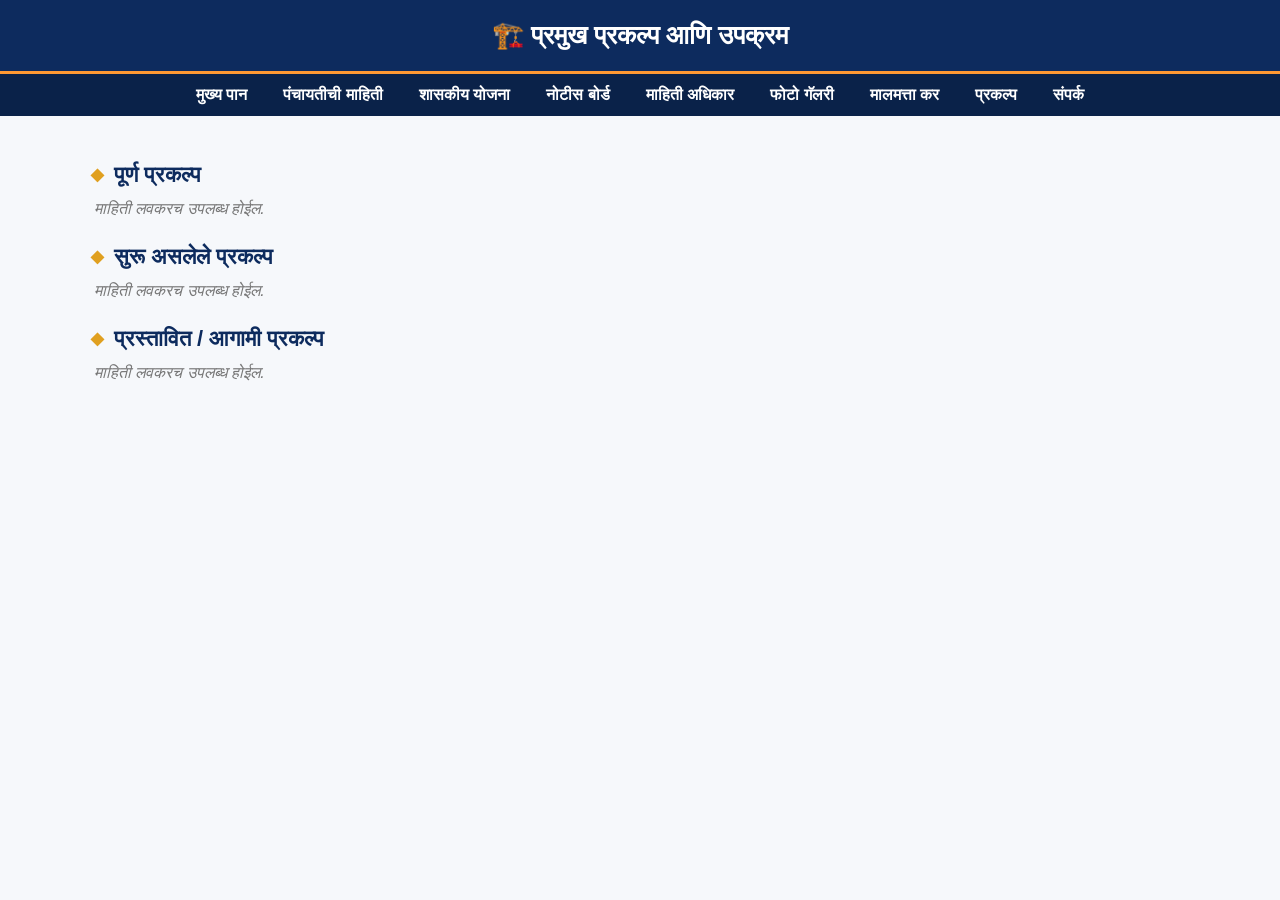
<file: projects.html>
<!DOCTYPE html>
<html lang="mr">
<head>
<meta charset="UTF-8">
<title>प्रकल्प | ग्रामपंचायत</title>
<meta name="viewport" content="width=device-width, initial-scale=1.0">

<style>
body{
    margin:0;
    font-family: Arial, sans-serif;
    background:#f4f6f9;
}

/* Header */
.top-header{
    text-align:center;
    padding:20px;
    font-size:26px;
    font-weight:bold;
    color:#000;
    background: linear-gradient(to right,#ff9933,#ffffff,#138808);
}
/* Menu */
.menu{
    display:flex;
    justify-content:center;
    flex-wrap:wrap;
    background:#003f7f;
}
.menu a{
    color:white;
    padding:12px 18px;
    text-decoration:none;
    font-weight:bold;
}
.menu a:hover{
    background:#002a55;
}

/* Container */
.container{
    max-width:1100px;
    margin:auto;
    padding:20px;
}

/* Section box */
.box{
    background:white;
    padding:20px;
    border-radius:10px;
    margin-bottom:25px;
    box-shadow:0 2px 6px rgba(0,0,0,0.1);
}

.box h2{
    margin-top:0;
    color:#003f7f;
}

/* Form */
input, textarea, button{
    width:100%;
    padding:10px;
    margin-top:8px;
    margin-bottom:15px;
    font-size:15px;
}

button{
    background:#003f7f;
    color:white;
    border:none;
    cursor:pointer;
    font-weight:bold;
}
button:hover{
    background:#002a55;
}

/* Map */
iframe{
    width:100%;
    height:300px;
    border:0;
}

/* Message */
#msg{
    font-weight:bold;
    margin-top:10px;
}

/* आपत्कालीन संपर्क */
.em-row{display:flex;justify-content:space-between;align-items:center;gap:10px;padding:10px 0;border-bottom:1px solid #e5e5e5;font-size:16px}
.em-row:last-child{border-bottom:none}
.em-row a{color:#003f7f;font-weight:bold;text-decoration:underline}
.success{color:green;}
.error{color:red;}

/* प्रकल्प */
.prj-h{color:#003f7f;margin:26px 0 12px;font-size:22px}
.prj-h:before{content:"◆";color:#e0a020;margin-right:10px;font-size:18px}
.prj-empty{color:#777;font-style:italic;margin:0 0 6px 4px}
.prj-grid{display:grid;grid-template-columns:repeat(auto-fill,minmax(260px,1fr));gap:18px}
.prj-card{background:#fff;border-radius:12px;box-shadow:0 2px 6px rgba(0,0,0,.15);overflow:hidden;border-top:4px solid #003f7f}
.prj-card.pj-done{border-top-color:#2e7d32}.prj-card.pj-run{border-top-color:#ef6c00}.prj-card.pj-plan{border-top-color:#6a1b9a}
.prj-img{width:100%;height:180px;object-fit:cover;display:block;background:#e9edf2}
.prj-noimg{height:180px;display:flex;align-items:center;justify-content:center;font-size:44px;background:#e9edf2}
.prj-body{padding:12px 14px}
.prj-body h3{margin:0 0 8px;color:#003f7f;font-size:17px}
.prj-dt{font-size:13.5px;color:#333;margin:3px 0}
.prj-dt b{color:#555}
.prj-badge{display:inline-block;font-size:12px;font-weight:bold;color:#fff;padding:2px 10px;border-radius:12px;margin-bottom:8px}
.pj-done .prj-badge{background:#2e7d32}.pj-run .prj-badge{background:#ef6c00}.pj-plan .prj-badge{background:#6a1b9a}
</style>
    <!-- ✅ GOOGLE ANALYTICS इथेच टाका -->
<script async src="https://www.googletagmanager.com/gtag/js?id=G-XXXXXXX"></script>
<script>
  window.dataLayer = window.dataLayer || [];
  function gtag(){dataLayer.push(arguments);}
  gtag('js', new Date());
  gtag('config', 'G-MKCTMSRM8R');
</script>
<!-- ✅ GOOGLE ANALYTICS END -->
<style id="gp-theme-override">body{background:#f6f8fb!important}.top-header,.header{background:#0D2B5E!important;color:#ffffff!important;border-bottom:3px solid #ff9933!important}.menu{background:#0a2249!important}.menu a:hover{background:#081937!important}.container,.section-box,.card,.box{border-radius:10px!important}.section-box h3{color:#0D2B5E!important;border-bottom-color:#ff9933!important}h2{color:#0D2B5E!important}table th{background:#0D2B5E!important;color:#ffffff!important}.btn,.btn-sf{background:#ff9933!important;border-color:#ff9933!important;color:#111111!important}footer,.footer{background:#091f44!important;color:#ffffff!important}a{color:#0D2B5E}.service-card,.card,.notice-card,.pdf-item,.box{border-radius:6px!important;box-shadow:0 2px 6px rgba(0,0,0,.15)!important;transition:transform .15s ease,box-shadow .15s ease!important}.service-card h3,.card h3,.notice-card h3,.box h2{font-weight:800!important}.service-grid,.card-grid{grid-template-columns:repeat(auto-fit,minmax(240px,1fr))!important}.gallery{grid-template-columns:repeat(5,1fr)!important}.photo-box{border-radius:6px!important}.photo-box:hover{transform:scale(1.045)}.apply,.offline,.filter-box select,button,input,textarea{border-radius:6px!important}.service-card,.card,.notice-card,.pdf-item,.box{border:none!important;border-left:6px solid #ff9933!important}</style></head>

<body>

<!-- Header -->
<div class="top-header" style="display:flex;align-items:center;justify-content:center;gap:12px;flex-wrap:wrap">🏗️ प्रमुख प्रकल्प आणि उपक्रम</div>

<!-- Menu -->
<div class="menu">
    <a href="index.html">मुख्य पान</a>
    <a href="panch-info.html">पंचायतीची माहिती</a>
    <a href="documents.html">शासकीय योजना</a>
    <a href="notices.html">नोटीस बोर्ड</a>
    <a href="rti.html">माहिती अधिकार</a>
    <a href="gallery.html">फोटो गॅलरी</a>
    <a href="tax.html">मालमत्ता कर</a>
    <a href="projects.html">प्रकल्प</a>
    <a href="contact.html">संपर्क</a>
</div>

<div class="container">
<h2 class="prj-h">पूर्ण प्रकल्प</h2><p class="prj-empty">माहिती लवकरच उपलब्ध होईल.</p><h2 class="prj-h">सुरू असलेले प्रकल्प</h2><p class="prj-empty">माहिती लवकरच उपलब्ध होईल.</p><h2 class="prj-h">प्रस्तावित / आगामी प्रकल्प</h2><p class="prj-empty">माहिती लवकरच उपलब्ध होईल.</p>
</div>

</body>
</html>
</file>
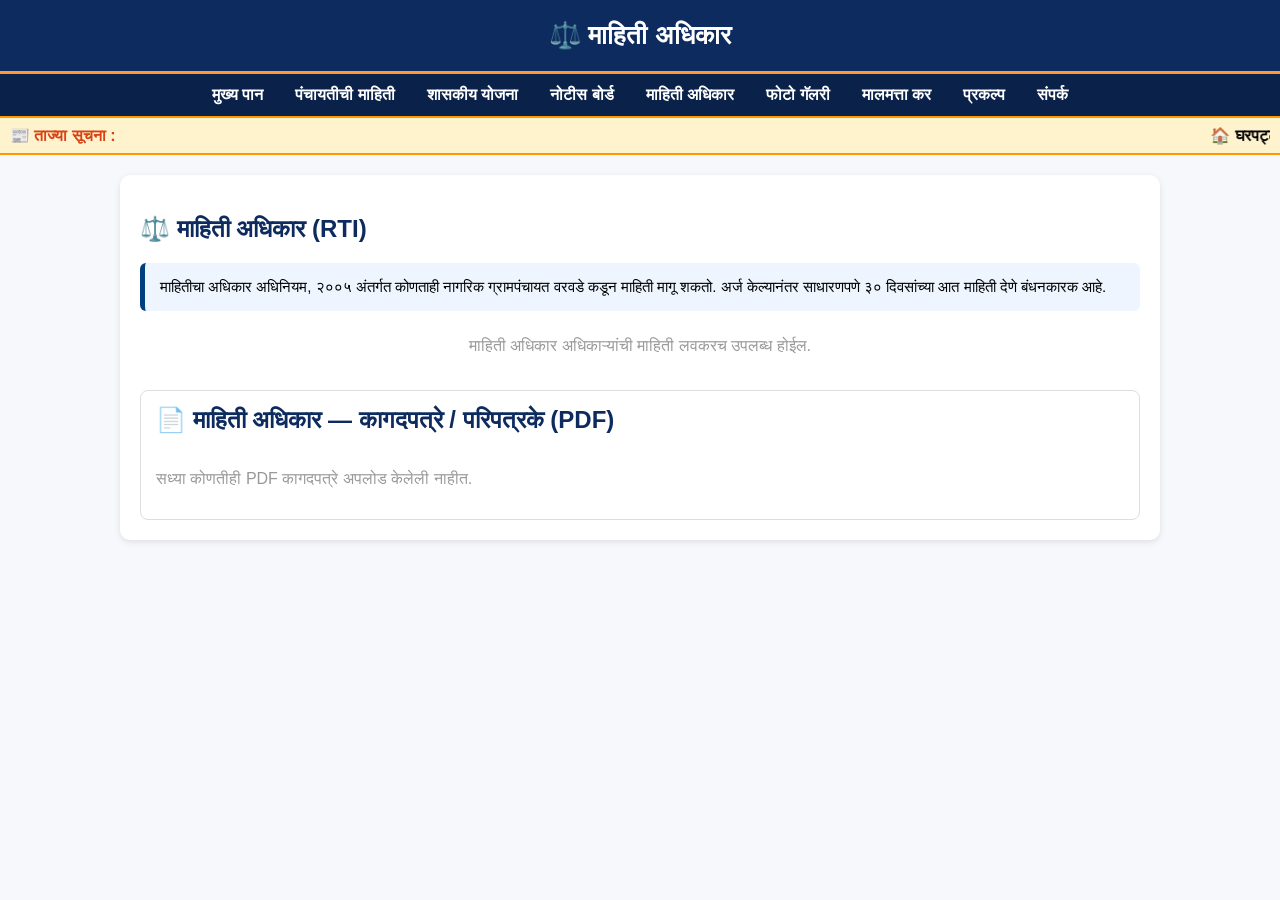
<file: rti.html>
<!DOCTYPE html>
<html lang="mr">
<head>
<meta charset="UTF-8">
<meta name="viewport" content="width=device-width, initial-scale=1.0">
<title>माहिती अधिकार | ग्रामपंचायत वरवडे</title>

<style>
body {
    margin:0;
    font-family: Arial,sans-serif;
    background:#f4f6f8;
}
.top-header {
    text-align:center;
    padding:20px;
    font-size:26px;
    font-weight:bold;
    background: linear-gradient(to right,#ff9933,#ffffff,#138808);
    color:#000;
}
.menu {
    display:flex;
    justify-content:center;
    flex-wrap:wrap;
    background:#003f7f;
}
.menu a {
    color:#fff;
    padding:12px 16px;
    text-decoration:none;
    font-weight:bold;
}
.menu a:hover {
    background:#002a55;
}
.news-bar {
    display:flex;
    align-items:center;
    background:#fff3cd;
    border-top:2px solid #ff9800;
    border-bottom:2px solid #ff9800;
    padding:8px 10px;
    font-weight:bold;
}
.news-title {
    color:#d84315;
    margin-right:10px;
    white-space:nowrap;
}
.container {
    max-width:1000px;
    margin:20px auto;
    background:white;
    padding:20px;
    border-radius:10px;
    box-shadow:0 2px 6px rgba(0,0,0,0.1);
}
.notice-card {
    border:1px solid #ccc;
    border-left:5px solid #003f7f;
    margin-bottom:15px;
    padding:12px 15px;
    background:#fafafa;
    border-radius:5px;
}
.notice-card h3 {
    margin:0 0 5px 0;
    color:#003f7f;
}
.notice-card p {
    margin:0;
    font-size:15px;
}
.notice-date {
    font-size:13px;
    color:#555;
    margin-bottom:5px;
}

/* ✅ NEW SECTIONS */
.section {
    margin-top:25px;
    padding:15px;
    background:#ffffff;
    border-radius:8px;
    border:1px solid #ddd;
}
.section h2 {
    margin-top:0;
    color:#b30000;
}
.section a {
    display:block;
    padding:6px 0;
    text-decoration:none;
    color:#003366;
    font-weight:bold;
}
iframe {
    width:100%;
    height:300px;
    border:none;
    border-radius:8px;
}

/* 📄 PDF कागदपत्रे */
.pdf-grid {
    display:flex;
    flex-wrap:wrap;
    gap:15px;
    margin-top:10px;
}
.pdf-item {
    width:140px;
    background:#fafafa;
    border:1px solid #ddd;
    border-radius:8px;
    padding:10px;
    text-align:center;
    box-sizing:border-box;
}
.pdf-item a {
    display:block;
    padding:0;
    text-decoration:none;
    color:inherit;
}
.pdf-icon {
    font-size:36px;
    line-height:1;
}
.pdf-name {
    font-size:13px;
    font-weight:bold;
    color:#003366;
    margin-top:6px;
    word-break:break-word;
}
.pdf-desc {
    font-size:12px;
    color:#555;
    margin-top:6px;
    word-break:break-word;
}

.rti-intro {
    background:#eef5ff;
    border-left:5px solid #003f7f;
    border-radius:6px;
    padding:12px 15px;
    font-size:15px;
    line-height:1.6;
    margin-bottom:15px;
}
.rti-grid {
    display:grid;
    grid-template-columns:repeat(auto-fit,minmax(280px,1fr));
    gap:15px;
}
.rti-card {
    border:1px solid #ccc;
    border-top:4px solid #003f7f;
    border-radius:8px;
    background:#fafafa;
    padding:14px 16px;
}
.rti-card.appeal { border-top-color:#b30000; }
.rti-card h3 { margin:0 0 8px 0; color:#003f7f; font-size:17px; }
.rti-card.appeal h3 { color:#b30000; }
.rti-card p { margin:5px 0; font-size:15px; word-break:break-word; }
.rti-card a { display:inline; padding:0; color:#003366; font-weight:bold; text-decoration:none; }
.rti-other { white-space:pre-line; line-height:1.6; font-size:15px; }
</style>

<!-- Google Analytics -->
<script async src="https://www.googletagmanager.com/gtag/js?id=G-MKCTMSRM8R"></script>
<script>
window.dataLayer = window.dataLayer || [];
function gtag(){dataLayer.push(arguments);}
gtag('js', new Date());
gtag('config', 'G-MKCTMSRM8R');
</script>
<style id="gp-theme-override">body{background:#f6f8fb!important}.top-header,.header{background:#0D2B5E!important;color:#ffffff!important;border-bottom:3px solid #ff9933!important}.menu{background:#0a2249!important}.menu a:hover{background:#081937!important}.container,.section-box,.card,.box{border-radius:10px!important}.section-box h3{color:#0D2B5E!important;border-bottom-color:#ff9933!important}h2{color:#0D2B5E!important}table th{background:#0D2B5E!important;color:#ffffff!important}.btn,.btn-sf{background:#ff9933!important;border-color:#ff9933!important;color:#111111!important}footer,.footer{background:#091f44!important;color:#ffffff!important}a{color:#0D2B5E}.service-card,.card,.notice-card,.pdf-item,.box{border-radius:6px!important;box-shadow:0 2px 6px rgba(0,0,0,.15)!important;transition:transform .15s ease,box-shadow .15s ease!important}.service-card h3,.card h3,.notice-card h3,.box h2{font-weight:800!important}.service-grid,.card-grid{grid-template-columns:repeat(auto-fit,minmax(240px,1fr))!important}.gallery{grid-template-columns:repeat(5,1fr)!important}.photo-box{border-radius:6px!important}.photo-box:hover{transform:scale(1.045)}.apply,.offline,.filter-box select,button,input,textarea{border-radius:6px!important}.service-card,.card,.notice-card,.pdf-item,.box{border:none!important;border-left:6px solid #ff9933!important}</style></head>

<body>

<div class="top-header" style="display:flex;align-items:center;justify-content:center;gap:12px;flex-wrap:wrap">⚖️ माहिती अधिकार</div>

<div class="menu">
    <a href="index.html">मुख्य पान</a>
    <a href="panch-info.html">पंचायतीची माहिती</a>
    <a href="documents.html">शासकीय योजना</a>
    <a href="notices.html">नोटीस बोर्ड</a>
    <a href="rti.html">माहिती अधिकार</a>
    <a href="gallery.html">फोटो गॅलरी</a>
    <a href="tax.html">मालमत्ता कर</a>
    <a href="projects.html">प्रकल्प</a>
    <a href="contact.html">संपर्क</a>
</div>

<div class="news-bar">
    <span class="news-title">📰 ताज्या सूचना :</span>
    <marquee scrollamount="5">
        🏠 घरपट्टी व पाणीपट्टी भरून ग्रामपंचायत ला सहकार्य करावे. &nbsp;|&nbsp; 🧹 स्वच्छता मोहिमेत सहभागी व्हा
    </marquee>
</div>

<div class="container">

<h2>⚖️ माहिती अधिकार (RTI)</h2>

<div class="rti-intro">
माहितीचा अधिकार अधिनियम, २००५ अंतर्गत कोणताही नागरिक ग्रामपंचायत वरवडे कडून माहिती मागू शकतो. अर्ज केल्यानंतर साधारणपणे ३० दिवसांच्या आत माहिती देणे बंधनकारक आहे.
</div>

<p style="color:#999;text-align:center;padding:10px">माहिती अधिकार अधिकाऱ्यांची माहिती लवकरच उपलब्ध होईल.</p>

<div class="section">
<h2>📄 माहिती अधिकार — कागदपत्रे / परिपत्रके (PDF)</h2>
<div class="pdf-grid">
<p style="color:#999">सध्या कोणतीही PDF कागदपत्रे अपलोड केलेली नाहीत.</p>
</div>
</div>

</div>
</body>
</html>
</file>
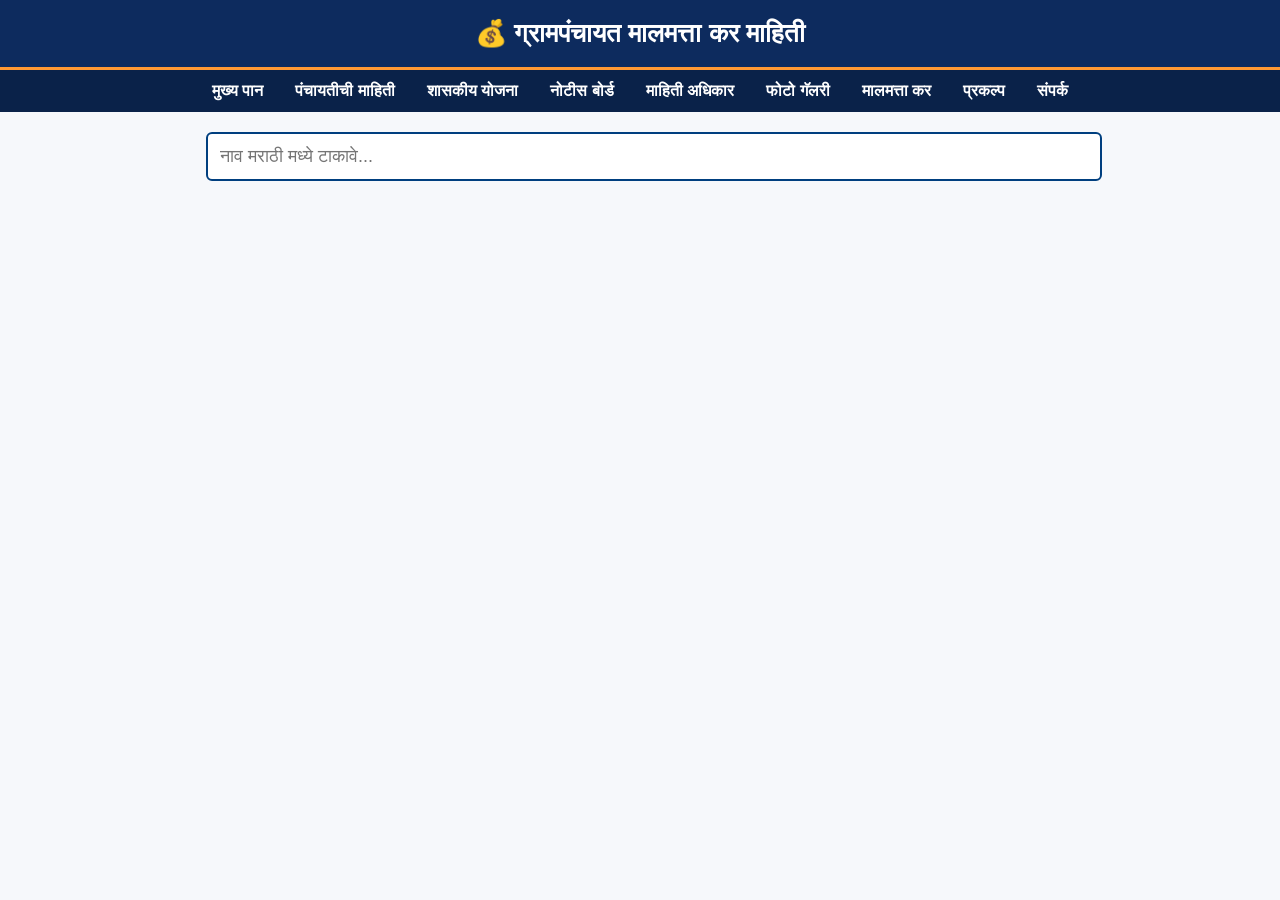
<file: tax.html>
<!DOCTYPE html>
<html lang="mr">
<head>
<meta charset="UTF-8">
<meta name="viewport" content="width=device-width, initial-scale=1.0">
<!-- 🔄 हे पान ब्राऊझर/GitHub Pages कडून cache होऊन जुना (मागचा प्रकाशित केलेला) नमुना ९ चा डेटा
     दिसू नये म्हणून — प्रत्येक वेळी उघडताना नवीनच (ताजी) आवृत्ती लोड होईल. -->
<meta http-equiv="Cache-Control" content="no-cache, no-store, must-revalidate">
<meta http-equiv="Pragma" content="no-cache">
<meta http-equiv="Expires" content="0">
<title>मालमत्ता कर बिल | ग्रामपंचायत</title>

<style>
body{font-family:Arial;background:#f3f7ff;margin:0}

/* Header */
.top-header{
    background:linear-gradient(90deg,#FF9933,#ffffff,#128807);
    padding:18px;
    font-size:26px;
    font-weight:bold;
    text-align:center;
}

/* Menu */
.menu{
    background:#003f7f;
    display:flex;
    justify-content:center;
    flex-wrap:wrap;
}
.menu a{
    color:white;
    padding:12px 16px;
    text-decoration:none;
    font-weight:bold;
}
.menu a:hover{
    background:#002a55;
}

/* Search */
.search-box{text-align:center;margin:20px}
.search-box input{
    width:70%;
    padding:12px;
    font-size:18px;
    border-radius:8px;
    border:2px solid #003f7f;
}

/* Bill */
.bill-box{
    max-width:900px;
    margin:20px auto;
    background:#fff;
    padding:15px;
    border-radius:8px;
    box-shadow:0 2px 6px rgba(0,0,0,.15)
}

.table{
    width:100%;
    border-collapse:collapse;
    margin-top:10px
}
.table th,.table td{
    border:1px solid #003f7f;
    padding:6px;
    text-align:center
}
.table th{
    background:#003f7f;
    color:#fff
}

.summary-box{
    margin-top:15px;
    padding:12px;
    border:2px dashed #ff6600;
    background:#fff4e6;
    font-weight:bold;
    text-align:center
}

/* भरायची रक्कम — मोठ्या अक्षरात, ठळक बॉक्स */
.pay-box{
    margin-top:14px;
    padding:14px 16px;
    border:2px solid #003f7f;
    border-radius:10px;
    background:#eaf3ff
}
.pay-box h4{margin:0 0 10px;text-align:center;color:#003f7f;font-size:16px}
.pay-row{
    display:flex;
    justify-content:space-between;
    align-items:center;
    padding:6px 4px;
    font-size:18px;
    font-weight:bold;
    color:#003f7f;
    border-bottom:1px solid #cfe0f5
}
.pay-row:last-of-type{border-bottom:none}
.pay-amt{font-size:26px;color:#128807}
.discount-badge{
    margin-top:12px;
    text-align:center;
    background:linear-gradient(135deg,#fff4e6,#ffe9c7);
    border:2px dashed #ff6600;
    border-radius:12px;
    padding:14px 12px;
    color:#7a3e00;
    line-height:1.6;
    box-shadow:0 3px 10px rgba(255,102,0,.15)
}
.discount-badge .d-title{font-size:15px;font-weight:800;color:#c62828}
.discount-badge .d-pct{font-size:12.5px;font-weight:600;margin-top:4px}
.discount-badge .d-amt{font-size:30px;font-weight:900;color:#1b7a1b;margin-top:8px;text-shadow:0 1px 0 #fff}
.discount-badge .d-full{font-size:11.5px;color:#8a6d3b;margin-top:2px;text-decoration:line-through;opacity:.8}
.discount-badge .d-days{
    display:inline-block;margin-top:10px;background:#c62828;color:#fff;font-size:12px;font-weight:700;
    padding:4px 12px;border-radius:20px
}

/* QR — घरपट्टी आणि पाणीपट्टी हे दोन QR चुकून एकमेकांऐवजी स्कॅन होऊ नयेत म्हणून वेगवेगळ्या रंगाच्या,
   वेगळ्या बॉक्समध्ये आणि मध्ये उभी रेघ टाकून स्पष्टपणे वेगळे दाखवतो. */
.qr-box{
    display:flex;
    justify-content:space-between;
    align-items:stretch;
    gap:18px;
    margin-top:25px;
    flex-wrap:wrap
}
.qr-card{
    flex:1 1 200px;
    max-width:230px;
    text-align:center;
    border-radius:12px;
    padding:14px 10px;
    box-shadow:0 2px 8px rgba(0,0,0,.12)
}
.qr-card.ghar{border:3px solid #ff6600;background:#fff8f0}
.qr-card.pani{border:3px solid #003f7f;background:#eef5ff}
.qr-card h4{margin:0 0 10px;font-size:16px}
.qr-card img{width:170px;height:170px;object-fit:contain;background:#fff;border-radius:6px;padding:4px}
.qr-warn{font-size:11.5px;font-weight:700;margin-top:6px}
.qr-card.ghar .qr-warn{color:#c25200}
.qr-card.pani .qr-warn{color:#003f7f}

/* 📤 भरणा माहिती (UTR / स्क्रीनशॉट) पाठवा */
.paid-ok{margin-top:18px;padding:16px;text-align:center;font-size:18px;font-weight:bold;color:#1b7a1b;background:#e8f7e8;border:2px solid #1b7a1b;border-radius:10px;line-height:1.7}
.upi-btn{display:block;margin:10px auto 0;max-width:230px;background:#5f259f;color:#fff!important;text-decoration:none;border-radius:10px;padding:11px 8px;font-size:15px;font-weight:bold;box-shadow:0 2px 6px rgba(0,0,0,.2)}
.upi-hint{font-size:11px;color:#555;margin-top:5px}
.pay-send-btn{background:#128807;color:#fff;border:none;border-radius:10px;padding:13px 22px;font-size:17px;font-weight:bold;cursor:pointer;box-shadow:0 3px 8px rgba(0,0,0,.2)}
.pay-send-btn:hover{background:#0d6a05}
#payModal{display:none;position:fixed;inset:0;background:rgba(0,0,0,.6);z-index:1000;align-items:flex-start;justify-content:center;padding:12px;overflow:auto}
#payModal .pm-card{background:#fff;border-radius:12px;max-width:520px;width:100%;margin:auto;padding:16px 16px 18px;box-shadow:0 8px 30px rgba(0,0,0,.4)}
#payModal h3{margin:0 0 4px;color:#003f7f;text-align:center}
#payModal label{display:block;font-weight:bold;font-size:14px;margin:10px 0 3px;color:#222}
#payModal input[type=text],#payModal input[type=tel],#payModal input[type=number]{width:100%;box-sizing:border-box;padding:10px;font-size:16px;border:2px solid #9bb7d8;border-radius:8px}
#payModal .pm-sec{border:2px solid #cfe0f5;border-radius:10px;padding:4px 12px 12px;margin-top:12px;background:#f7fbff}
#payModal .pm-sec h4{margin:8px 0 0;color:#003f7f}
#payModal .pm-note{background:#fff8e1;border:1px solid #f0d58a;border-radius:8px;padding:8px 10px;font-size:12.5px;line-height:1.6;margin-top:10px;color:#6b4e00}#payModal .pm-alloc{font-size:12px;line-height:1.6;color:#0b5a2a;margin-top:4px}#payModal .pm-msg{margin-top:10px;font-size:14px;font-weight:bold}
#payModal .pm-err{color:#c62828}#payModal .pm-ok{color:#1b7a1b}
#payModal .pm-row{display:flex;gap:10px;margin-top:14px}
#payModal .pm-row button{flex:1;padding:12px;font-size:16px;font-weight:bold;border-radius:8px;border:none;cursor:pointer}
#payModal .pm-send{background:#128807;color:#fff}#payModal .pm-send[disabled]{opacity:.6}
#payModal .pm-cancel{background:#e3e8ef;color:#222}
</style>
    <!-- ✅ GOOGLE ANALYTICS इथेच टाका -->
<script async src="https://www.googletagmanager.com/gtag/js?id=G-XXXXXXX"></script>
<script>
  window.dataLayer = window.dataLayer || [];
  function gtag(){dataLayer.push(arguments);}
  gtag('js', new Date());
  gtag('config', 'G-MKCTMSRM8R');
</script>
<!-- ✅ GOOGLE ANALYTICS END -->
<style id="gp-theme-override">body{background:#f6f8fb!important}.top-header,.header{background:#0D2B5E!important;color:#ffffff!important;border-bottom:3px solid #ff9933!important}.menu{background:#0a2249!important}.menu a:hover{background:#081937!important}.container,.section-box,.card,.box{border-radius:10px!important}.section-box h3{color:#0D2B5E!important;border-bottom-color:#ff9933!important}h2{color:#0D2B5E!important}table th{background:#0D2B5E!important;color:#ffffff!important}.btn,.btn-sf{background:#ff9933!important;border-color:#ff9933!important;color:#111111!important}footer,.footer{background:#091f44!important;color:#ffffff!important}a{color:#0D2B5E}.service-card,.card,.notice-card,.pdf-item,.box{border-radius:6px!important;box-shadow:0 2px 6px rgba(0,0,0,.15)!important;transition:transform .15s ease,box-shadow .15s ease!important}.service-card h3,.card h3,.notice-card h3,.box h2{font-weight:800!important}.service-grid,.card-grid{grid-template-columns:repeat(auto-fit,minmax(240px,1fr))!important}.gallery{grid-template-columns:repeat(5,1fr)!important}.photo-box{border-radius:6px!important}.photo-box:hover{transform:scale(1.045)}.apply,.offline,.filter-box select,button,input,textarea{border-radius:6px!important}.service-card,.card,.notice-card,.pdf-item,.box{border:none!important;border-left:6px solid #ff9933!important}</style></head>

<body>

<!-- Header -->
<div class="top-header" style="display:flex;align-items:center;justify-content:center;gap:12px;flex-wrap:wrap">💰 ग्रामपंचायत मालमत्ता कर माहिती</div>
<!-- Menu -->
<div class="menu">
    <a href="index.html">मुख्य पान</a>
    <a href="panch-info.html">पंचायतीची माहिती</a>
    <a href="documents.html">शासकीय योजना</a>
    <a href="notices.html">नोटीस बोर्ड</a>
    <a href="rti.html">माहिती अधिकार</a>
    <a href="gallery.html">फोटो गॅलरी</a>
    <a href="tax.html">मालमत्ता कर</a>
    <a href="projects.html">प्रकल्प</a>
    <a href="contact.html">संपर्क</a>
</div>

<div class="search-box">
  <div style="position:relative;display:inline-block;width:70%;">
    
    <input type="text" id="searchInput"
     placeholder="नाव मराठी मध्ये टाकावे..."
     onclick="showDropdown()"
     onkeyup="filterDropdown()"
     style="width:100%;">

    <select id="nameDropdown" size="6"
     onchange="selectName()"
     style="
       position:absolute;
       top:100%;
       left:0;
       width:100%;
        font-size:18px;
       margin-top:2px;
       display:none;
       z-index:99;
     ">
    </select>

  </div>
</div>


<div id="result"></div>

<!-- 📤 भरणा केल्यानंतर UTR / स्क्रीनशॉट थेट ग्रामपंचायतीला पाठवण्याचा फॉर्म -->
<div id="payModal" onpointerdown="this._d=(event.target===this)" onclick="if(this._d&&event.target===this)closePay();this._d=false">
 <div class="pm-card" id="pmCard">
  <h3>📤 भरणा माहिती पाठवा</h3>
  <div style="text-align:center;font-size:13px;color:#555">मिळकत क्र. <b id="pmNo"></b></div>
  <div id="pmForm">
   <label>भरणा करणाऱ्याचे नाव *</label><input type="text" id="pmName" maxlength="100">
   <label>मोबाईल नंबर * (१० अंकी)</label><input type="tel" id="pmMob" inputmode="numeric" maxlength="10" placeholder="9XXXXXXXXX">
   <label>WhatsApp नंबर * (पावती याच नंबरवर पाठवली जाईल)</label><input type="tel" id="pmWa" inputmode="numeric" maxlength="10" placeholder="9XXXXXXXXX">
   <label style="display:flex;gap:8px;align-items:center;font-weight:600"><input type="checkbox" id="pmWaSame" style="width:auto" onchange="if(this.checked)document.getElementById('pmWa').value=document.getElementById('pmMob').value.replace(/\D/g,'')">वरील मोबाईल नंबरच WhatsApp आहे</label>
   <div class="pm-note">ℹ️ पूर्ण रक्कम भरायची नसेल तर प्रत्यक्ष भरलेली (कमी) रक्कम खाली टाका. ती रक्कम आधी <b>मागील थकबाकीत</b> (घरपट्टी → दिवाबत्ती → आरोग्य → पडसर या क्रमाने), उरलेली <b>चालू</b> करात जमा होईल. सवलत फक्त सवलतीनंतरची पूर्ण रक्कम भरल्यासच लागू होते.</div>
   <div class="pm-sec" id="pmGh"><h4>🏠 घरपट्टी</h4>
     <label>भरलेली रक्कम ₹ (न भरल्यास 0)</label><input type="number" id="pmAmtGh" inputmode="numeric" min="0" oninput="pmAlloc()"><div class="pm-alloc" id="pmAllocGh"></div>
     <label>UTR / व्यवहार क्रमांक</label><input type="text" id="pmUtrGh" inputmode="numeric" maxlength="30" placeholder="१२ अंकी UTR">
     <label>पेमेंट स्क्रीनशॉट (UTR नसल्यास आवश्यक)</label><input type="file" id="pmShotGh" accept="image/*" onchange="pmPick(this,'gh')"><div class="pm-msg" id="pmSmGh"></div>
   </div>
   <div class="pm-sec" id="pmPa"><h4>💧 पाणीपट्टी</h4>
     <label>भरलेली रक्कम ₹ (न भरल्यास 0)</label><input type="number" id="pmAmtPa" inputmode="numeric" min="0" oninput="pmAlloc()"><div class="pm-alloc" id="pmAllocPa"></div>
     <label>UTR / व्यवहार क्रमांक</label><input type="text" id="pmUtrPa" inputmode="numeric" maxlength="30" placeholder="१२ अंकी UTR">
     <label>पेमेंट स्क्रीनशॉट (UTR नसल्यास आवश्यक)</label><input type="file" id="pmShotPa" accept="image/*" onchange="pmPick(this,'pa')"><div class="pm-msg" id="pmSmPa"></div>
   </div>
   <div class="pm-msg" id="pmMsg"></div>
   <div class="pm-row"><button class="pm-cancel" type="button" onclick="closePay()">रद्द करा</button><button class="pm-send" type="button" id="pmSend" onclick="sendPay()">📤 पाठवा</button></div>
  </div>
 </div>
</div>

<!-- 🔄 कर यादी + सवलत वेगळ्या tax-data.js फाईलमध्ये आहे आणि दर वेळी नवीन (cache टाळून) लोड होते — त्यामुळे पावती मंजूर केल्यावर जुनी (शिळी) रक्कम दिसत नाही. -->
<script>document.write('<script src="tax-data.js?v='+Date.now()+'"><\/script>');</script>
<script>

/* 🎁 सवलत — सॉफ्टवेअरमध्ये निवडलेल्या तारीख-कालावधीशी आजची तारीख (वापरकर्त्याच्या ब्राऊझरमधली)
   ताडून पाहतो — त्यामुळे कालावधी संपल्यावर पुन्हा "प्रकाशित करा" न दाबताही सवलत आपोआप बंद होते. */
let __todayStr=new Date().toISOString().slice(0,10);
let __discActive=!!(discountCfg&&discountCfg.enabled&&(!discountCfg.from||__todayStr>=discountCfg.from)&&(!discountCfg.to||__todayStr<=discountCfg.to));
let __discPctMagil=__discActive?(+discountCfg.percent||0):0;
let __discPctChalu=__discActive?(+discountCfg.percentChalu||0):0;
// उरलेले दिवस — "अंतिम तारीख" आणि आजच्या तारखेतला फरक (पावतीवर तातडीची जाणीव करून देण्यासाठी)
let __daysLeft=0;
if(__discActive&&discountCfg.to){
  let __toD=new Date(discountCfg.to+'T00:00:00'), __todD=new Date(__todayStr+'T00:00:00');
  __daysLeft=Math.max(0,Math.round((__toD-__todD)/86400000));
}
// तारीख नेहमी dd/mm/yyyy याच स्वरूपात दाखवण्यासाठी (yyyy-mm-dd मधून रूपांतर) —
function fmtDDMMYYYY(iso){
  if(!iso)return '';
  let p=String(iso).split('-');
  if(p.length!==3)return iso;
  return p[2]+'/'+p[1]+'/'+p[0];
}

/* 🔽 Dropdown fill – page load ला */
window.onload = () => {
  let dd = document.getElementById("nameDropdown");
  data
   .sort((a,b)=>
     a["मिळकत धारकाचे नाव"]
     .localeCompare(b["मिळकत धारकाचे नाव"],'mr')
   )
   .forEach(r=>{
     let o = document.createElement("option");
     o.value = r["मिळकत नंबर"];
     let bhog = r["भोगवटादाराचे नाव"];
     o.text  = r["मिळकत धारकाचे नाव"] +
               (bhog && bhog!==r["मिळकत धारकाचे नाव"] ? " / भोगवटादार: " + bhog : "") +
               " (घर नं. " + r["मिळकत नंबर"] + ")";
     dd.appendChild(o);
   });
};

/* dropdown show */
function showDropdown(){
  nameDropdown.style.display="block";
}

/* typing filter */
function filterDropdown(){
  let t = searchInput.value.trim();
  nameDropdown.style.display = "block";

  [...nameDropdown.options].forEach(o=>{
    let text = o.text.trim();   // नाव + घर नं
    let val  = o.value.trim();  // घर नं

    if(t === ""){
      o.style.display = "none";
      return;
    }

    /* 🔢 number टाकला → exact match */
    if(!isNaN(t)){
      o.style.display = (val === t) ? "" : "none";
    }
    /* 👤 नाव टाकलं → partial match */
    else{
      o.style.display = text.includes(t) ? "" : "none";
    }
  });
}


/* dropdown select */
function selectName(){
  searchInput.value = nameDropdown.value;
  nameDropdown.style.display="none";
  doSearch(); // जुनी search function call
}


/* 📤 भरणा माहिती (UTR / स्क्रीनशॉट) ग्रामपंचायतीला थेट पाठवणे — Firebase (Firestore) मध्ये जमा होते;
   ग्रामपंचायत सॉफ्टवेअरमधील "नागरिक ॲप मागण्या" यादीत दिसते. Project ID/API key भरले नसतील तर हा फॉर्म दिसत नाही. */
const WEB_FB={p:'warawade-gp',k:'AIzaSyAmoK_1zY6h5ml0VuLB2gjf6JvI_3BWoHE'};
/* UPI लिंक — मोबाईलवर दाबल्यावर GPay / PhonePe / Paytm इ. ॲप रक्कम आणि नोंद भरलेल्या स्थितीत उघडते (QR स्कॅन पर्यायही कायम). */
const UPI_CFG={gh:'',pa:'',gp:'वरवडे'};
function upiOk(v){return !!v&&!/^__/.test(v)&&/^[\w.\-]{2,}@[A-Za-z]{2,}$/.test(v);}
function upiBtn(kind,amt,ano){
  var vpa=kind==='pa'?(upiOk(UPI_CFG.pa)?UPI_CFG.pa:UPI_CFG.gh):UPI_CFG.gh;
  if(!upiOk(vpa)||!(+amt>0))return '';
  var tn=(kind==='pa'?'Pani ':'Ghar ')+String(ano||'').replace(/[^A-Za-z0-9 \-]/g,'');
  var u='upi://pay?pa='+encodeURIComponent(vpa)+'&pn='+encodeURIComponent((UPI_CFG.gp&&!/^__/.test(UPI_CFG.gp))?UPI_CFG.gp:'Grampanchayat')+'&am='+(Math.round(+amt*100)/100).toFixed(2)+'&cu=INR&tn='+encodeURIComponent(tn.trim());
  return '<a class="upi-btn" href="'+u+'">📲 GPay / PhonePe ने भरा</a><div class="upi-hint">मोबाईलवर दाबा — रक्कम आपोआप भरलेली येईल</div>';
}
const WEB_FB_OK=!!(WEB_FB.p&&WEB_FB.k&&!/^__/.test(WEB_FB.p)&&!/^__/.test(WEB_FB.k));
let __bills=[],__pmCur=null,__pmShot={gh:'',pa:''};

function pmPick(inp,key){
  __pmShot[key]='';let f=inp.files&&inp.files[0],sm=document.getElementById(key==='gh'?'pmSmGh':'pmSmPa');
  if(!f){sm.textContent='';return;}
  sm.className='pm-msg';sm.textContent='⏳ तयार करत आहे…';
  let rd=new FileReader();
  rd.onload=()=>{let im=new Image();
    im.onload=()=>{let r=Math.min(1,1000/Math.max(im.width,im.height)),c=document.createElement('canvas');
      c.width=Math.round(im.width*r);c.height=Math.round(im.height*r);
      let x=c.getContext('2d');x.fillStyle='#fff';x.fillRect(0,0,c.width,c.height);x.drawImage(im,0,0,c.width,c.height);
      let u=c.toDataURL('image/jpeg',0.7);if(u.length>260000)u=c.toDataURL('image/jpeg',0.45);
      if(u.length>340000){sm.className='pm-msg pm-err';sm.textContent='❌ इमेज खूप मोठी आहे — दुसरा/लहान स्क्रीनशॉट निवडा';return;}
      __pmShot[key]=u;sm.className='pm-msg pm-ok';sm.textContent='✅ स्क्रीनशॉट जोडला';};
    im.onerror=()=>{sm.className='pm-msg pm-err';sm.textContent='❌ इमेज वाचता आली नाही';};
    im.src=rd.result;};
  rd.onerror=()=>{sm.className='pm-msg pm-err';sm.textContent='❌ इमेज वाचता आली नाही';};
  rd.readAsDataURL(f);
}
function pmAllocLines(heads,amt){
  let left=amt,pv=[],cu=[];
  heads.forEach(h=>{let x=Math.min(left,h.p);if(x>0)pv.push(h.n+' ₹'+x);left-=x;});
  heads.forEach(h=>{let x=Math.min(left,h.c);if(x>0)cu.push(h.n+' ₹'+x);left-=x;});
  return {pv:pv,cu:cu,left:left};
}
function pmAlloc(){
  let b=__pmCur;if(!b)return;
  [['Gh','hg'],['Pa','wt']].forEach(([k,hk])=>{
    let amt=Math.round(+document.getElementById('pmAmt'+k).value||0),el=document.getElementById('pmAlloc'+k),heads=b[hk],due=heads.reduce((t,h)=>t+h.p+h.c,0);
    if(amt<=0){el.textContent='';return;}
    if(amt>due){el.style.color='#c62828';el.textContent='⚠️ रक्कम शिल्लक (₹'+due+') पेक्षा जास्त आहे';return;}
    el.style.color='';
    let r=pmAllocLines(heads,amt),t=[];
    if(r.pv.length)t.push('मागील थकबाकीत: '+r.pv.join(', '));if(r.cu.length)t.push('चालू करात: '+r.cu.join(', '));
    let pay=(k==='Gh'?b.gh:b.pa),disc=(b.dpM||b.dpC)&&pay<due;
    el.textContent=(amt===pay&&disc)?'✅ सवलतीसह पूर्ण भरणा — सवलत मिळेल आणि बाकी ₹ 0 होईल':'➜ '+t.join(' | ');
    if(disc&&amt!==pay){let w=document.createElement('div');w.style.cssText='color:#c62828;font-weight:bold;margin-top:4px';
      w.textContent='⚠️ सवलत योजना चालू आहे ('+(b.dpM?'मागील '+b.dpM+'% सूट':'')+(b.dpC?(b.dpM?' + ':'')+'चालू '+b.dpC+'% सूट':'')+'). ही सवलत फक्त सवलतीनंतरची पूर्ण रक्कम ₹'+pay+' भरल्यासच मिळते — रक्कम बदलली तर सवलत मिळणार नाही आणि भरलेली रक्कम मूळ (सवलतीशिवाय) थकबाकीत जमा होईल.';
      el.appendChild(w);}
  });
}
function pmMsg(t,ok){let m=document.getElementById('pmMsg');m.className='pm-msg '+(ok?'pm-ok':'pm-err');m.textContent=t||'';}
function openPay(i){
  let b=__bills[i];if(!b)return;__pmCur=b;__pmShot={gh:'',pa:''};
  let card=document.getElementById('pmCard');
  if(card.dataset.resetHtml){card.innerHTML=card.dataset.resetHtml;card.dataset.resetHtml='';}
  document.getElementById('pmNo').textContent=b.no;
  document.getElementById('pmName').value=b.name||'';document.getElementById('pmMob').value='';document.getElementById('pmWa').value='';document.getElementById('pmWaSame').checked=false;
  ['Gh','Pa'].forEach(k=>{document.getElementById('pmUtr'+k).value='';document.getElementById('pmShot'+k).value='';document.getElementById('pmSm'+k).textContent='';});
  document.getElementById('pmAmtGh').value=b.gh;document.getElementById('pmAmtPa').value=b.pa;
  pmMsg('');document.getElementById('pmSend').disabled=false;pmAlloc();
  document.getElementById('payModal').style.display='flex';
}
function closePay(){document.getElementById('payModal').style.display='none';}
function pmFsEnc(v){return typeof v==='number'?(Number.isInteger(v)?{integerValue:String(v)}:{doubleValue:v}):{stringValue:String(v)};}
function sendPay(){
  let b=__pmCur;if(!b)return;
  let name=document.getElementById('pmName').value.trim(),mob=document.getElementById('pmMob').value.replace(/\D/g,'');
  if(!name)return pmMsg('⚠️ नाव टाका');
  if(!/^[6-9]\d{9}$/.test(mob))return pmMsg('⚠️ बरोबर १० अंकी मोबाईल नंबर टाका');
  let wa=document.getElementById('pmWa').value.replace(/\D/g,'');
  if(!/^[6-9]\d{9}$/.test(wa))return pmMsg('⚠️ बरोबर १० अंकी WhatsApp नंबर टाका — पावती त्यावरच येईल');
  let aG=Math.round(+document.getElementById('pmAmtGh').value||0),aP=Math.round(+document.getElementById('pmAmtPa').value||0);
  if(aG<0||aP<0||aG>10000000||aP>10000000)return pmMsg('⚠️ रक्कम चुकीची आहे');
  let dG=b.hg.reduce((t,h)=>t+h.p+h.c,0),dP=b.wt.reduce((t,h)=>t+h.p+h.c,0);
  if(aG>dG)return pmMsg('⚠️ घरपट्टीची रक्कम शिल्लक (₹'+dG+') पेक्षा जास्त नको');
  if(aP>dP)return pmMsg('⚠️ पाणीपट्टीची रक्कम शिल्लक (₹'+dP+') पेक्षा जास्त नको');
  if(aG+aP<=0)return pmMsg('⚠️ घरपट्टी किंवा पाणीपट्टी — किमान एकाची भरलेली रक्कम टाका');
  let uG=document.getElementById('pmUtrGh').value.trim(),uP=document.getElementById('pmUtrPa').value.trim();
  if(aG>0&&!uG&&!__pmShot.gh)return pmMsg('⚠️ घरपट्टीसाठी UTR क्रमांक किंवा स्क्रीनशॉट द्या');
  if(aP>0&&!uP&&!__pmShot.pa)return pmMsg('⚠️ पाणीपट्टीसाठी UTR क्रमांक किंवा स्क्रीनशॉट द्या');
  if(uG&&!/^[A-Za-z0-9]{6,30}$/.test(uG))return pmMsg('⚠️ घरपट्टीचा UTR क्रमांक चुकीचा आहे (फक्त अक्षरे/अंक)');
  if(uP&&!/^[A-Za-z0-9]{6,30}$/.test(uP))return pmMsg('⚠️ पाणीपट्टीचा UTR क्रमांक चुकीचा आहे (फक्त अक्षरे/अंक)');
  let code='Web'+String(Math.floor(Math.random()*900000)+100000);
  let d={kind:'tax',status:'paid_pending',src:'web',code:code,pno:String(b.no),name:name,mob:mob,wa:wa,
    amtGh:aG,amtPa:aP,utrGh:aG>0?uG:'',utrPa:aP>0?uP:'',utr:[aG>0?uG:'',aP>0?uP:''].filter(Boolean).join(' / '),
    amount:aG+aP,ts:new Date().toISOString()};
  if(aG>0&&__pmShot.gh)d.shot=__pmShot.gh;
  if(aP>0&&__pmShot.pa)d.shotPa=__pmShot.pa;
  if(b.ano!=null&&b.ano!=='')d.ano=String(b.ano);if(b.anos)d.anos=String(b.anos);
  if(b.dpM||b.dpC){d.dpM=b.dpM;d.dpC=b.dpC;}
  let f={};Object.keys(d).forEach(k=>{f[k]=pmFsEnc(d[k]);});
  let btn=document.getElementById('pmSend');btn.disabled=true;pmMsg('⏳ पाठवत आहे…',true);
  fetch('https://firestore.googleapis.com/v1/projects/'+encodeURIComponent(WEB_FB.p)+'/databases/(default)/documents/gpapp_web?key='+encodeURIComponent(WEB_FB.k),
    {method:'POST',headers:{'Content-Type':'application/json'},body:JSON.stringify({fields:f})})
  .then(r=>{if(!r.ok)throw new Error('HTTP '+r.status);return r.json();})
  .then(()=>{
    let card=document.getElementById('pmCard');card.dataset.resetHtml=card.innerHTML;
    card.innerHTML='<h3>✅ माहिती पाठवली</h3><p style="text-align:center;font-size:16px;line-height:1.7">तुमची भरणा माहिती ग्रामपंचायतीला मिळाली.<br>संदर्भ क्रमांक: <b>'+code+'</b><br>खात्यात रक्कम तपासून पावती दिली जाईल.</p>'
      +'<div class="pm-row"><button class="pm-send" type="button" onclick="closePay()">ठीक आहे</button></div>';
  })
  .catch(()=>{btn.disabled=false;pmMsg('❌ पाठवता आले नाही — इंटरनेट तपासून पुन्हा प्रयत्न करा, किंवा ग्रामपंचायत कार्यालयाशी संपर्क साधा.');});
}

function doSearch(){
let t=document.getElementById("searchInput").value.trim();
let out="";
__bills=[];

data.filter(r=>r["मिळकत धारकाचे नाव"].includes(t)||(r["भोगवटादाराचे नाव"]&&r["भोगवटादाराचे नाव"].includes(t))||r["मिळकत नंबर"] === t)
.forEach(r=>{

let ph=+r["मागील घरपट्टी कर"], ch=+r["चालू घरपट्टी कर"];
let pl=+r["मागील दिवाबत्ती कर"], cl=+r["चालू दिवाबत्ती कर"];
let pa=+r["मागील आरोग्य कर"], ca=+r["चालू आरोग्य कर"];
let pw=+r["मागील पाणीपट्टी कर"], cw=+r["चालू पाणीपट्टी कर"];
let pp=+r["मागील पडसर जमीन कर"], cp=+r["चालू पडसर जमीन कर"];

let prevTotal=ph+pl+pa+pp+pw;
let currTotal=ch+cl+ca+cp+cw;

/* 🎁 सवलत — मागील (थकबाकी) आणि चालू (या वर्षीचा) रकमेवर स्वतंत्र % लागू होतात. */
let magilGhar=ph+pl+pa+pp, chaluGhar=ch+cl+ca+cp;
let magilPani=pw, chaluPani=cw;
let magilGharAfter=magilGhar*(1-__discPctMagil/100);
let chaluGharAfter=chaluGhar*(1-__discPctChalu/100);
let magilPaniAfter=magilPani*(1-__discPctMagil/100);
let chaluPaniAfter=chaluPani*(1-__discPctChalu/100);
let gharPayable=Math.round(chaluGharAfter+magilGharAfter);
let paniPayable=Math.round(chaluPaniAfter+magilPaniAfter);
let gharFull=Math.round(magilGhar+chaluGhar);
let paniFull=Math.round(magilPani+chaluPani);
let discountAmt=(gharFull+paniFull)-(gharPayable+paniPayable); /* सवलत = पूर्ण रक्कम − भरायची रक्कम (QR वरच्या रकमेशी नेहमी जुळते) */
/* 🎁 सवलतीची फोड: मागील थकबाकीवरची सवलत "थकबाकी" रकान्यात, चालूवरची "चालू" रकान्यात (सॉफ्टवेअरच्या नमुना ९ प्रमाणेच) */
let discPrev=Math.min(discountAmt,Math.round(magilGhar*__discPctMagil/100)+Math.round(magilPani*__discPctMagil/100));
let discCurr=discountAmt-discPrev;

/* QR वरची रक्कमही आता "भरायची" (सवलतीसह असल्यास सवलतीनंतरची) रक्कमच दाखवते, जेणेकरून
   पावतीवरचा आकडा आणि QR स्कॅन करून भरायची रक्कम — दोन्ही जुळतील. */
let gharQR = gharPayable;
let paniQR = paniPayable;


let allPaid=(gharQR+paniQR)<=0;
let bi=__bills.length;__bills.push({no:r["मिळकत नंबर"],ano:r["ano"],anos:r["anos"]||"",name:r["मिळकत धारकाचे नाव"],gh:gharPayable,pa:paniPayable,hg:[{n:"घरपट्टी",p:ph,c:ch},{n:"दिवाबत्ती",p:pl,c:cl},{n:"आरोग्य",p:pa,c:ca},{n:"पडसर",p:pp,c:cp}],wt:[{n:"पाणीपट्टी",p:pw,c:cw}],dpM:__discPctMagil,dpC:__discPctChalu});

out+=`
<div class="bill-box">
<h3 style="text-align:center;">नमुना 9(क) – कर बिल</h3>

<p><b>नाव:</b> ${r["मिळकत धारकाचे नाव"]}</p>
<p><b>भोगवटादाराचे नाव:</b> ${r["भोगवटादाराचे नाव"]||'स्वतः'}</p>
<p><b>घर क्रमांक:</b> ${r["मिळकत नंबर"]}</p>

<table class="table">
<tr><th>क्र</th><th>कर</th><th>थकबाकी</th><th>चालू</th><th>एकूण</th></tr>
<tr><td>1</td><td>घरपट्टी</td><td>${ph}</td><td>${ch}</td><td>${ph+ch}</td></tr>
<tr><td>2</td><td>दिवाबत्ती</td><td>${pl}</td><td>${cl}</td><td>${pl+cl}</td></tr>
<tr><td>3</td><td>आरोग्य</td><td>${pa}</td><td>${ca}</td><td>${pa+ca}</td></tr>
<tr><td>4</td><td>पाणीपट्टी</td><td>${pw}</td><td>${cw}</td><td>${pw+cw}</td></tr>
<tr><td>5</td><td>पडसर</td><td>${pp}</td><td>${cp}</td><td>${pp+cp}</td></tr>
<tr style="font-weight:bold">
<td colspan="2">एकूण</td>
<td>${prevTotal}</td>
<td>${currTotal}</td>
<td>${prevTotal+currTotal}</td>
</tr>
${(__discActive&&discountAmt>0)?`<tr style="font-weight:bold;color:#1b7a1b"><td colspan="2">🎁 सवलत (सूट)</td><td>- ${discPrev}</td><td>- ${discCurr}</td><td>- ${discountAmt}</td></tr>
<tr style="font-weight:bold"><td colspan="2">सवलतीनंतर भरायची रक्कम</td><td>${prevTotal-discPrev}</td><td>${currTotal-discCurr}</td><td>${prevTotal+currTotal-discountAmt}</td></tr>`:''}
</table>

<div class="pay-box">
<h4>💵 प्रत्यक्ष भरायची रक्कम</h4>
<div class="pay-row"><span>🏠 घरपट्टी</span><span class="pay-amt">₹ ${gharPayable}</span></div>
<div class="pay-row"><span>💧 पाणीपट्टी</span><span class="pay-amt">₹ ${paniPayable}</span></div>
${__discActive?(
'<div class="discount-badge">'
+(discountCfg.note?'<div class="d-title">🎉 '+discountCfg.note.replace(/</g,'&lt;')+'</div>':'<div class="d-title">🎉 सध्या कर सवलत योजना लागू आहे!</div>')
+'<div class="d-pct">मागील थकबाकीवर '+__discPctMagil+'% सवलत'+(__discPctChalu?' + चालू रकमेवर '+__discPctChalu+'% सवलत':'')+'</div>'
+'<div class="d-amt">तुम्हाला ₹ '+discountAmt+' सवलत मिळाली!</div>'
+'<div class="d-pct">त्यापैकी: मागील थकबाकीवर ₹ '+discPrev+(__discPctChalu?' + चालू रकमेवर ₹ '+discCurr:'')+' सवलत</div>'
+'<div class="d-full">सवलतीशिवाय पूर्ण रक्कम ₹ '+(gharFull+paniFull)+'</div>'
+(discountCfg.to?('<div class="d-days">⏳ '+(__daysLeft>0?('फक्त आणखी '+__daysLeft+' दिवस बाकी'):'आजचा शेवटचा दिवस!')+' — दि. '+fmtDDMMYYYY(discountCfg.to)+' पर्यंत</div>'):'')
+'</div>'
):''}
</div>

${allPaid?`<div class="paid-ok">✅ या मालमत्तेचा संपूर्ण कर भरलेला आहे — शिल्लक ₹ 0.<br>ग्रामपंचायतीला सहकार्य केल्याबद्दल धन्यवाद!</div>`:`<div class="qr-box">

${gharQR>0?`<div class="qr-card ghar">
<h4>🏠 घरपट्टी QR</h4>
<img src="">
<p style="font-weight:bold; margin-top:8px;"> ₹ ${gharQR}
</p>
${upiBtn('gh',gharQR,r["ano"]||r["मिळकत नंबर"])}
<div class="qr-warn">⚠️ फक्त घरपट्टीसाठीच वापरा</div>
</div>`:''}

${paniQR>0?`<div class="qr-card pani">
<h4>💧 पाणीपट्टी QR</h4>
<img src="">
<p style="font-weight:bold; margin-top:8px;"> ₹ ${paniQR}
</p>
${upiBtn('pa',paniQR,r["ano"]||r["मिळकत नंबर"])}
<div class="qr-warn">⚠️ फक्त पाणीपट्टीसाठीच वापरा</div>
</div>`:''}

</div>


${WEB_FB_OK?`<div style="text-align:center;margin:18px 0 6px"><button type="button" class="pay-send-btn" onclick="openPay(${bi})">📤 भरणा केला? UTR / स्क्रीनशॉट येथे पाठवा</button></div>`:''}
<p> टीप :- १. वर दिलेला QR कोड स्कॅन करून घरपट्टी आणि पाणीपट्टी भरावी. नोट मध्ये मालमत्ता क्रमांक आणि नाव टाकावे. </p>
${WEB_FB_OK?`<p> टीप :- २. ऑनलाईन भरणा केल्यानंतर वरील "UTR / स्क्रीनशॉट येथे पाठवा" बटण दाबून UTR क्रमांक आणि/किंवा स्क्रीनशॉट थेट ग्रामपंचायतीला पाठवावा.</p>`:`<p> टीप :- २. ऑनलाईन भरणा केल्यानंतर स्क्रीनशॉट काढून WhatsApp नंबर 9404694111 या व्हॉट्सअप वर पाठवावा. </p>`}`}
</div>`;
});

document.getElementById("result").innerHTML=out||"डेटा सापडला नाही";
}
</script>

</body>
</html>
</file>
